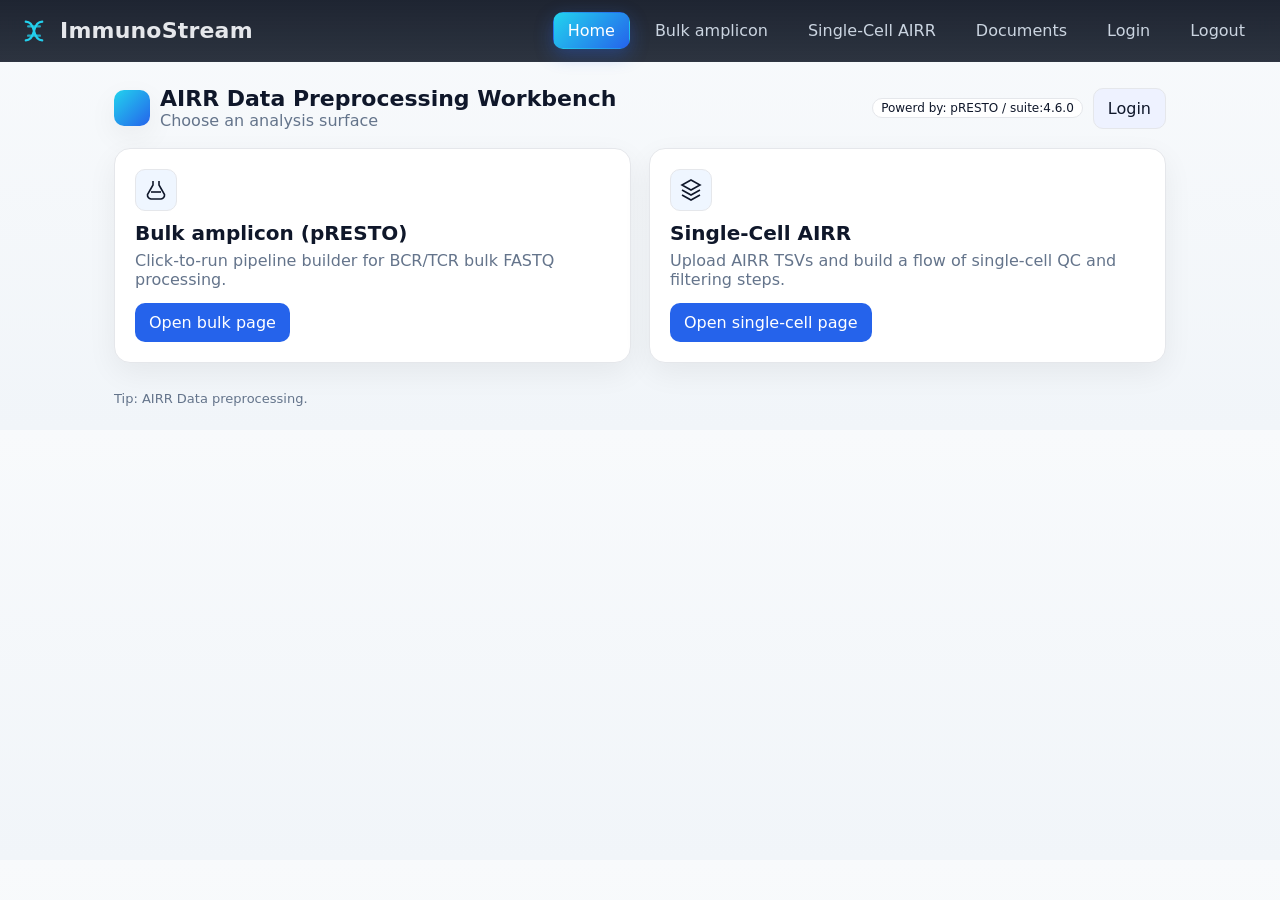
<file: ui/index.html>
<!doctype html>
<html lang="en">
<head>
  <meta charset="utf-8">
  <title>Immcantation Workbench</title>
  <meta name="viewport" content="width=device-width, initial-scale=1">
  <script src="assets/js/auth.js?v=20250320" defer></script>

  <style>
    :root{
      --bg:#f6f7fb; --panel:#ffffff; --text:#0f172a; --muted:#64748b; --border:#e5e7eb;
      --accent:#2563eb; --accent2:#60a5fa; --shadow:0 10px 30px rgba(2,6,23,.06);
      --ok:#16a34a; --warn:#d97706; --err:#dc2626;

      /* nav + gradient */
      --nav-bg:#0b1220;
      --nav-border:rgba(255,255,255,.08);
      --nav-text:#cbd5e1;
      --nav-text-active:#ffffff;
      --grad-from:#22d3ee;   /* cyan-400 */
      --grad-to:#2563eb;     /* blue-600 */
    }

    *{box-sizing:border-box}
    body{
      margin:0;
      font-family:Inter,system-ui,Segoe UI,Roboto,Helvetica,Arial,sans-serif;
      background:linear-gradient(180deg,#f8fafc 0%, #f1f5f9 100%);
      color:var(--text)
    }
    a{color:var(--accent);text-decoration:none}
    a:hover{text-decoration:underline}

    /* ===== Top header (nav) ===== */
    .site-header{
      position:sticky; top:0; z-index:1000;
      background:linear-gradient(180deg, rgba(11,18,32,.92), rgba(11,18,32,.86));
      backdrop-filter:saturate(160%) blur(8px);
      border-bottom:1px solid var(--nav-border);
    }
    .site-header .bar{
      max-width:1280px; margin:0 auto; padding:12px 20px;
      display:flex; align-items:center; gap:18px;
    }
    .brand{display:flex; align-items:center; gap:12px; color:#e5e7eb; text-decoration:none}
    .brand .dna{width:28px; height:28px; display:block}
    .brand .title{font-weight:700; letter-spacing:.2px; font-size:22px}
    .nav{margin-left:auto; display:flex; gap:10px; align-items:center}
    .nav-link{
      --pad-x:14px;
      color:var(--nav-text); text-decoration:none;
      padding:8px var(--pad-x);
      border-radius:10px; border:1px solid transparent;
      transition:background .15s, color .15s, border-color .15s, transform .02s;
    }
    .nav-user{
      color:var(--nav-text);
      font-size:13px;
      padding:6px 10px;
      border-radius:999px;
      border:1px solid rgba(255,255,255,.12);
      background:rgba(255,255,255,.04);
      white-space:nowrap;
    }
    .nav-link:hover{color:#fff; background:rgba(255,255,255,.06); border-color:var(--nav-border)}
    .nav-link:active{transform:translateY(1px)}
    .nav-link.active{
      color:var(--nav-text-active);
      background:linear-gradient(135deg,var(--grad-from),var(--grad-to));
      border-color:transparent;
      box-shadow:0 6px 18px rgba(37,99,235,.35);
    }
    @media (max-width:720px){
      .brand .title{font-size:18px}
      .nav{gap:6px}
      .nav-link{--pad-x:10px; padding:7px var(--pad-x); font-size:14px}
    }
    /* gradient text utility (use anywhere you want the same “keys” gradient) */
    .grad-text{
      background:linear-gradient(135deg,var(--grad-from),var(--grad-to));
      -webkit-background-clip:text; background-clip:text; color:transparent;
    }

    /* ===== Page content (unchanged) ===== */
    .wrap{max-width:1100px;margin:0 auto;padding:24px}
    header.page-head{display:flex;align-items:center;justify-content:space-between;margin-bottom:16px}
    .brand-box{display:flex;align-items:center;gap:10px}
    .logo{
      width:36px;height:36px;border-radius:10px;
      background:linear-gradient(135deg,var(--grad-from),var(--grad-to));
      box-shadow:var(--shadow)
    }
    h1{font-size:22px;margin:0}
    .muted{color:var(--muted)}
    .grid{display:grid;grid-template-columns:repeat(2,minmax(260px,1fr));gap:18px;margin-top:18px}
    .card{background:var(--panel);border:1px solid var(--border);border-radius:16px;padding:20px;box-shadow:var(--shadow)}
    .card h2{margin:0 0 6px 0;font-size:20px}
    .card p{margin:6px 0 14px 0;color:var(--muted)}
    .chip{display:inline-block;padding:2px 8px;border:1px solid var(--border);border-radius:999px;font-size:12px;background:#fff}
    .row{display:flex;align-items:center;gap:10px;flex-wrap:wrap}
    .btn{display:inline-block;background:var(--accent);color:#fff;border:none;border-radius:10px;padding:10px 14px;cursor:pointer;text-decoration:none}
    .btn.secondary{background:#eef2ff;color:#0f172a;border:1px solid var(--border)}
    footer{margin-top:28px;color:var(--muted);font-size:13px}
    .icon{width:42px;height:42px;border-radius:10px;display:flex;align-items:center;justify-content:center;background:#eff6ff;border:1px solid var(--border);margin-bottom:10px}
    .icon svg{width:24px;height:24px}
  </style>
</head>
<body>

  <!-- ===== New top navigation header ===== -->
  <header class="site-header" role="banner">
    <div class="bar">
      <a class="brand" href="/ui/">
        <svg class="dna" viewBox="0 0 24 24" fill="none" aria-hidden="true">
          <defs>
            <linearGradient id="g-dna" x1="0" y1="0" x2="24" y2="24">
              <stop stop-color="var(--grad-from)"/><stop offset="1" stop-color="var(--grad-to)"/>
            </linearGradient>
          </defs>
          <path d="M5 4c4 0 6 4 7 8s3 8 7 8M5 20c4 0 6-4 7-8S15 4 19 4"
                stroke="url(#g-dna)" stroke-width="2" stroke-linecap="round"/>
          <path d="M7 8h10M7 16h10"
                stroke="url(#g-dna)" stroke-width="2" stroke-linecap="round" opacity=".75"/>
        </svg>
        <span class="title">ImmunoStream</span>
      </a>

      <nav class="nav" aria-label="Primary">
        <a class="nav-link" href="/ui/">Home</a>
        <a class="nav-link" href="/ui/blk.html">Bulk amplicon</a>
        <a class="nav-link" href="/ui/sc.html">Single-Cell AIRR</a>
        <a class="nav-link" href="/ui/docs.html">Documents</a>
        <span class="nav-user" data-auth="user" style="display:none"></span>
        <a class="nav-link" data-auth="login" href="/ui/login.html">Login</a>
        <a class="nav-link" data-auth="logout" href="/ui/login.html">Logout</a>
      </nav>
    </div>
  </header>

  <div class="wrap">
    <!-- keep original page header/content -->
    <header class="page-head">
      <div class="brand-box">
        <div class="logo"></div>
        <div>
          <h1>AIRR Data Preprocessing Workbench</h1>
          <div class="muted">Choose an analysis surface</div>
        </div>
      </div>
      <div class="row">
        <span class="chip">Powerd by: pRESTO / suite:4.6.0</span>
        <a class="btn secondary" data-auth="login" href="/ui/login.html">Login</a>
      </div>
    </header>

    <div class="grid">
      <div class="card">
        <div class="icon" aria-hidden="true">
          <!-- flask icon -->
          <svg viewBox="0 0 24 24" fill="none" stroke="currentColor">
            <path d="M9 3v4l-5.5 9.5A4 4 0 0 0 7 21h10a4 4 0 0 0 3.5-4.5L15 7V3" stroke-width="1.6"/>
            <path d="M7 14h10" stroke-width="1.6"/>
          </svg>
        </div>
        <h2>Bulk amplicon (pRESTO)</h2>
        <p>Click-to-run pipeline builder for BCR/TCR bulk FASTQ processing.</p>
        <div class="row">
          <a class="btn" href="blk.html">Open bulk page</a>
          <!-- removed “API docs” per request -->
        </div>
      </div>

      <div class="card">
        <div class="icon" aria-hidden="true">
          <!-- layers icon -->
          <svg viewBox="0 0 24 24" fill="none" stroke="currentColor">
            <path d="M12 2l9 5-9 5-9-5 9-5z" stroke-width="1.6"/>
            <path d="M3 12l9 5 9-5" stroke-width="1.6"/>
            <path d="M3 17l9 5 9-5" stroke-width="1.6"/>
          </svg>
        </div>
        <h2>Single-Cell AIRR</h2>
        <p>Upload AIRR TSVs and build a flow of single-cell QC and filtering steps.</p>
        <div class="row">
          <a class="btn" href="sc.html">Open single-cell page</a>
          <!-- removed “AIRR spec” per request -->
        </div>
      </div>
    </div>

    <footer>
      <div>Tip: AIRR Data preprocessing.</div>
    </footer>
  </div>

  <script>
    // Highlight active tab automatically
    (function(){
      const here = location.pathname.replace(/\/+$/,'');
      document.querySelectorAll('.nav .nav-link').forEach(a=>{
        const p = (a.getAttribute('href') || '').replace(/\/+$/,'');
        if (p && (p === here || (p !== '/ui' && here.startsWith(p)))) a.classList.add('active');
        if (!document.querySelector('.nav .nav-link.active') && (here === '' || here === '/ui' || here === '/ui/index.html')) {
          const home = document.querySelector('.nav .nav-link[href="/ui/"]');
          if (home) home.classList.add('active');
        }
      });
      if (window.Auth && typeof window.Auth.wireNavAuth === 'function') {
        window.Auth.wireNavAuth();
      }
    })();
  </script>
</body>
</html>
</file>
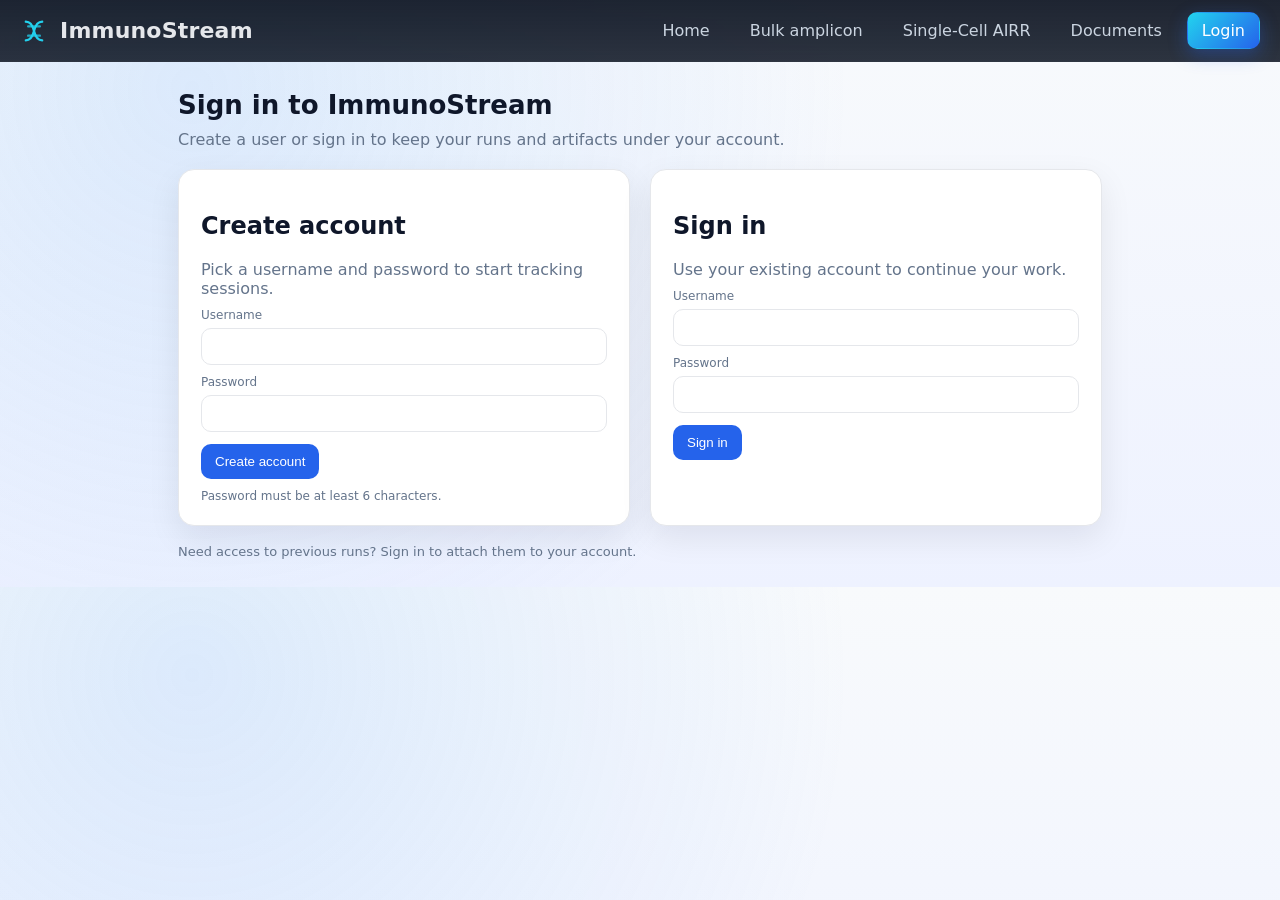
<file: ui/blk.html>
<!doctype html>
<html lang="en">
<head>
  <meta charset="utf-8">
  <title>ImmunoStream – Bulk amplicon</title>
  <meta name="viewport" content="width=device-width, initial-scale=1">

  <!-- Shared header -->
  <link rel="stylesheet" href="assets/css/nav.css?v=20250320">
  <script src="assets/js/auth.js?v=20250320" defer></script>
  <script src="assets/js/nav.js?v=20250320" defer></script>

  <!-- Bulk-specific grouping/search styles -->
  <link rel="stylesheet" href="assets/css/bulk.css?v=20260208">

  <style>
    :root {
      --bg:#f6f7fb; --panel:#ffffff; --card:#ffffff; --text:#111827; --muted:#6b7280;
      --accent:#2563eb; --accent2:#60a5fa; --ok:#16a34a; --warn:#d97706; --err:#dc2626;
      --chip-bg:#eef2ff; --chip-text:#1f2937; --border:#e5e7eb; --shadow:0 6px 20px rgba(17,24,39,.06);
    }
    *{box-sizing:border-box}
    body{
      margin:0;
      font-family:Inter,system-ui,Segoe UI,Roboto,Helvetica,Arial,sans-serif;
      background: var(--bg);
      color: var(--text);
      -webkit-font-smoothing:antialiased; -moz-osx-font-smoothing:grayscale;
    }
    a{color:var(--accent);text-decoration:none}
    a:hover{text-decoration:underline}
    code{background:#f3f4f6;border:1px solid var(--border);padding:2px 6px;border-radius:6px}
    .title-row{display:flex;align-items:center;justify-content:space-between;gap:10px}
    .title-row h1{margin-bottom:0}
    .wrap{display:flex;gap:16px;padding:16px;align-items:flex-start;max-width:1500px;margin:0 auto}
    .left{flex:0 0 34%;max-width:34%;min-width:0}
    .center{flex:0 0 42%;max-width:42%;min-width:0;position:sticky;top:12px;align-self:flex-start;display:flex;flex-direction:column;gap:16px}
    .right{flex:0 0 24%;max-width:24%;min-width:0;position:sticky;top:12px;align-self:flex-start}
    .panel{background:var(--panel);border:1px solid var(--border);border-radius:14px;padding:16px;box-shadow:var(--shadow)}
    h1{margin:0 0 12px 0;font-size:22px;letter-spacing:.2px}
    h2{margin:14px 0 10px 0;font-size:18px}
    h3{margin:6px 0 8px 0;font-size:16px}
    .row{display:flex;gap:8px;align-items:center;flex-wrap:wrap}
    .run-split{position:relative;display:inline-flex;align-items:stretch}
    .run-split .run-main{border-radius:10px 0 0 10px}
    .run-split .run-options{
      border-radius:0 10px 10px 0;
      min-width:40px;
      padding:10px 10px;
      border-left:1px solid rgba(255,255,255,.3);
    }
    .run-menu{
      position:absolute;
      top:calc(100% + 6px);
      left:0;
      min-width:230px;
      background:#fff;
      border:1px solid var(--border);
      border-radius:10px;
      box-shadow:var(--shadow);
      overflow:hidden;
      display:none;
      z-index:30;
    }
    .run-menu.open{display:block}
    .run-menu .run-item{
      width:100%;
      border:none;
      border-bottom:1px solid var(--border);
      border-radius:0;
      background:#fff;
      color:var(--text);
      text-align:left;
      padding:10px 12px;
      cursor:pointer;
    }
    .run-menu .run-item:last-child{border-bottom:none}
    .run-menu .run-item:hover{background:#eef2ff}
    .run-menu .run-item.active{background:#2563eb;color:#fff}
    .grid{display:grid;grid-template-columns:repeat(2,minmax(260px,1fr));gap:16px}
    .upload-grid{grid-template-columns:minmax(0,1fr)}
    .card{background:var(--card);padding:14px;border-radius:12px;border:1px solid var(--border);box-shadow:var(--shadow)}
    .chip{display:inline-block;background:var(--chip-bg);color:var(--chip-text);padding:3px 8px;border-radius:999px;font-size:12px;margin-right:4px;border:1px solid var(--border)}
    label{display:block;font-size:12px;color:var(--muted);margin:8px 0 4px}
    input,select,button{font:inherit}
    input,select{
      width:100%;padding:10px 12px;border-radius:10px;border:1px solid var(--border);background:#ffffff;color:var(--text);
      transition:border .15s, box-shadow .15s;
    }
    input:focus,select:focus{outline:none;border-color:#93c5fd;box-shadow:0 0 0 3px rgba(147,197,253,.45)}
    button{
      background:var(--accent);border:none;color:white;border-radius:10px;padding:10px 14px;cursor:pointer;
      transition:filter .15s, transform .02s;
    }
    button:hover{filter:brightness(1.05)}
    button:active{transform:translateY(1px)}
    button.secondary{background:#eef2ff;color:#1f2937;border:1px solid var(--border)}
    .muted{color:var(--muted)}
    .mt8{margin-top:8px}
    .mb8{margin-bottom:8px}
    .upload-status{
      color:#2563eb;
      font-size:14px;
    }
    .upload-status.ok{color:var(--ok)}
    .upload-status.warn{color:var(--warn)}
    .upload-status.err{color:var(--err)}
    .ok{color:var(--ok)} .warn{color:var(--warn)} .err{color:var(--err)}
    .flow{display:flex;flex-wrap:wrap;gap:8px;align-items:center}
    .node{
      background:#ffffff;
      border:1px solid var(--border);
      border-radius:10px;
      padding:6px 10px;
      box-shadow:var(--shadow);
      display:flex;
      align-items:center;
      gap:8px;
    }
    .node-label{flex:1;font-size:13px;color:var(--text);}
    .node-remove{
      border:1px solid var(--border);
      background:#fff;
      color:var(--muted);
      border-radius:50%;
      width:24px;
      height:24px;
      display:flex;
      align-items:center;
      justify-content:center;
      font-size:12px;
      cursor:pointer;
      transition:background .15s,color .15s;
    }
    .node-remove:hover{
      background:#fee2e2;
      color:var(--err);
    }
    .arrow{color:var(--muted);opacity:.9}
    .progress{height:10px;background:#eef2ff;border-radius:99px;overflow:hidden;margin-top:8px;border:1px solid var(--border)}
    .progress-bar{height:100%;width:0;background:linear-gradient(90deg,var(--accent),var(--accent2));transition:width .25s}
    .group-end-actions{display:flex;justify-content:flex-end}
    .group-close-btn{
      width:24px;height:24px;padding:0;border-radius:999px;
      border:1px solid var(--border);background:#fff;color:var(--muted);
      display:inline-flex;align-items:center;justify-content:center;
    }
    .group-close-btn:hover{background:#eef2ff;color:var(--accent)}
    .group-close-icon{
      width:0;height:0;border-left:4px solid transparent;border-right:4px solid transparent;
      border-bottom:6px solid currentColor;
    }
    .history-list-window{
      max-height:min(72vh, 560px);
    }
    .run-history-item{
      display:flex;
      align-items:flex-start;
      gap:8px;
    }
    .run-history-open{
      flex:1;
      min-width:0;
      border:none;
      background:transparent;
      color:inherit;
      text-align:left;
      padding:0;
      cursor:pointer;
    }
    .run-history-open strong{
      display:block;
      overflow-wrap:anywhere;
    }
    .run-history-open small{
      display:block;
    }
    .run-history-delete{
      width:24px;
      height:24px;
      border-radius:999px;
      border:1px solid var(--border);
      background:#fff;
      color:var(--muted);
      padding:0;
      display:inline-flex;
      align-items:center;
      justify-content:center;
      line-height:1;
      cursor:pointer;
    }
    .run-history-delete:hover{
      background:#fee2e2;
      color:var(--err);
    }
    .run-history-actions{
      display:flex;
      flex-direction:column;
      gap:6px;
      align-items:center;
    }
    .run-history-rename{
      border:1px solid var(--border);
      background:#fff;
      color:var(--muted);
      border-radius:999px;
      min-width:24px;
      height:24px;
      font-size:10px;
      padding:0 6px;
      cursor:pointer;
      text-transform:lowercase;
    }
    .run-history-rename:hover{
      background:#eef2ff;
      color:var(--accent);
    }
    pre{white-space:pre-wrap;background:#f9fafb;border:1px solid var(--border);border-radius:10px;padding:10px;max-height:260px;overflow:auto}
    @media (max-width:1100px){
      .wrap{flex-direction:column}
      .left,.center,.right{flex:1 1 auto;max-width:100%}
      .center,.right{position:relative;top:0}
    }
  </style>
</head>
<body>
  <script>
    // tell nav to highlight this page
    document.documentElement.setAttribute('data-active', 'bulk');
  </script>

  <div class="wrap">
    <main class="left">
      <div class="panel">
        <div class="title-row">
          <h1>ImmunoStream – Bulk amplicon</h1>
          <button id="session-new" class="secondary" type="button">New</button>
        </div>
        <span id="sid" hidden>—</span>

        <h2>Upload</h2>
        <div class="grid upload-grid">
          <div class="card">
            <h3>Upload reads</h3>
            <label>R1 FASTQ(.gz)</label><input type="file" id="r1f" />
            <label>R2 FASTQ(.gz) (optional)</label><input type="file" id="r2f" />
            <div class="mt8 row">
              <button id="upload">Upload</button>
              <span id="upload-out" class="upload-status"></span>
            </div>
          </div>
        </div>
        <div class="card mt8">
          <h3>Upload aux (primers/reference)</h3>
          <label>Choose file</label><input type="file" id="auxf" />
          <label>Store as (optional)</label><input id="auxname" placeholder="e.g. V.fasta or C.fasta" />
          <div class="mt8 row">
            <button id="upload-aux">Upload aux</button>
            <span id="aux-out" class="muted"></span>
          </div>
          <div class="muted mt8">Primer FASTA uploads are auto-recognized and wired into MaskPrimers (V/C).</div>
        </div>

        <!-- ===== Units toolbar & grouped container ===== -->
        <h2>Units</h2>
        <div class="units-toolbar">
          <input id="unit-search" placeholder="Search tools, e.g. filter, primers…" aria-label="Search units">
          <div class="toolbar-right">
            <button id="expand-all" class="secondary">Expand</button>
            <button id="collapse-all" class="secondary">Collaps</button>
          </div>
        </div>
        <div id="unit-groups" class="unit-groups"></div>

        <h2>State</h2>
        <div id="state" class="mb8"></div>

        <h2>Last step log</h2>
        <pre id="log" class="mb8"></pre>

        <h2>Artifacts</h2>
        <div id="arts"></div>
      </div>
    </main>

    <aside class="center">
      <div class="panel">
        <h2>Flow</h2>
        <div class="row mt8">
          <button id="pipe-validate" class="secondary">Validate</button>
          <div class="run-split" id="pipe-run-split">
            <button id="pipe-run" class="run-main">Run pipeline</button>
            <button id="pipe-run-options" class="run-options" type="button" aria-haspopup="menu" aria-expanded="false" title="Run mode options">▼</button>
            <div id="pipe-run-menu" class="run-menu" role="menu">
              <button class="run-item active" type="button" data-run-mode="continue" role="menuitem">Continue from changes</button>
              <button class="run-item" type="button" data-run-mode="restart" role="menuitem">Run from beginning</button>
            </div>
          </div>
          <button id="pipe-stop" class="secondary" disabled>Stop</button>
          <button id="pipe-clear" class="secondary">Clear</button>
          <span id="pipe-msg" class="muted"></span>
        </div>
        <div class="mt8">
          <label class="muted">Schema (click order)</label>
          <div id="flow" class="flow"></div>
        </div>

        <div class="mt8">
          <label class="muted">Validation</label>
        <div id="validation" class="muted">—</div>

        </div>
        <div class="mt8">
          <label class="muted">Run status</label>
        <div id="run-status" class="muted">—</div>
          <div class="progress"><div id="run-bar" class="progress-bar"></div></div>
        </div>
        <div class="mt8">
          <details class="stats-toggle">
            <summary><span class="stats-summary-title">Read statistics</span></summary>
            <div class="stats-toolbar">
              <label for="stats-channel" class="muted">Channel</label>
              <select id="stats-channel">
                <option value="R1">R1</option>
              </select>
            </div>
            <div class="muted funnel-note">Percent of reads passing each filtering step.</div>
            <div id="filter-funnel" class="filter-funnel">
              <div class="muted">No filtering steps run yet.</div>
            </div>
          </details>
          <div class="mt8">
            <details class="qc-toggle">
              <summary><span class="qc-summary-title">QC plots</span></summary>
              <div id="qc-plots" class="qc-plots"></div>
            </details>
          </div>
        </div>
      </div>
    </aside>

    <aside class="right">
      <div class="panel history-panel">
        <div class="history-head row">
          <h2>History</h2>
          <button id="history-refresh" class="secondary">Refresh</button>
        </div>
        <div class="history-list-window">
          <div id="history-list" class="run-history"></div>
        </div>
      </div>
    </aside>
  </div>

  <script defer src="assets/js/script.js?v=20260219.1"></script>
</body>
</html>
</file>
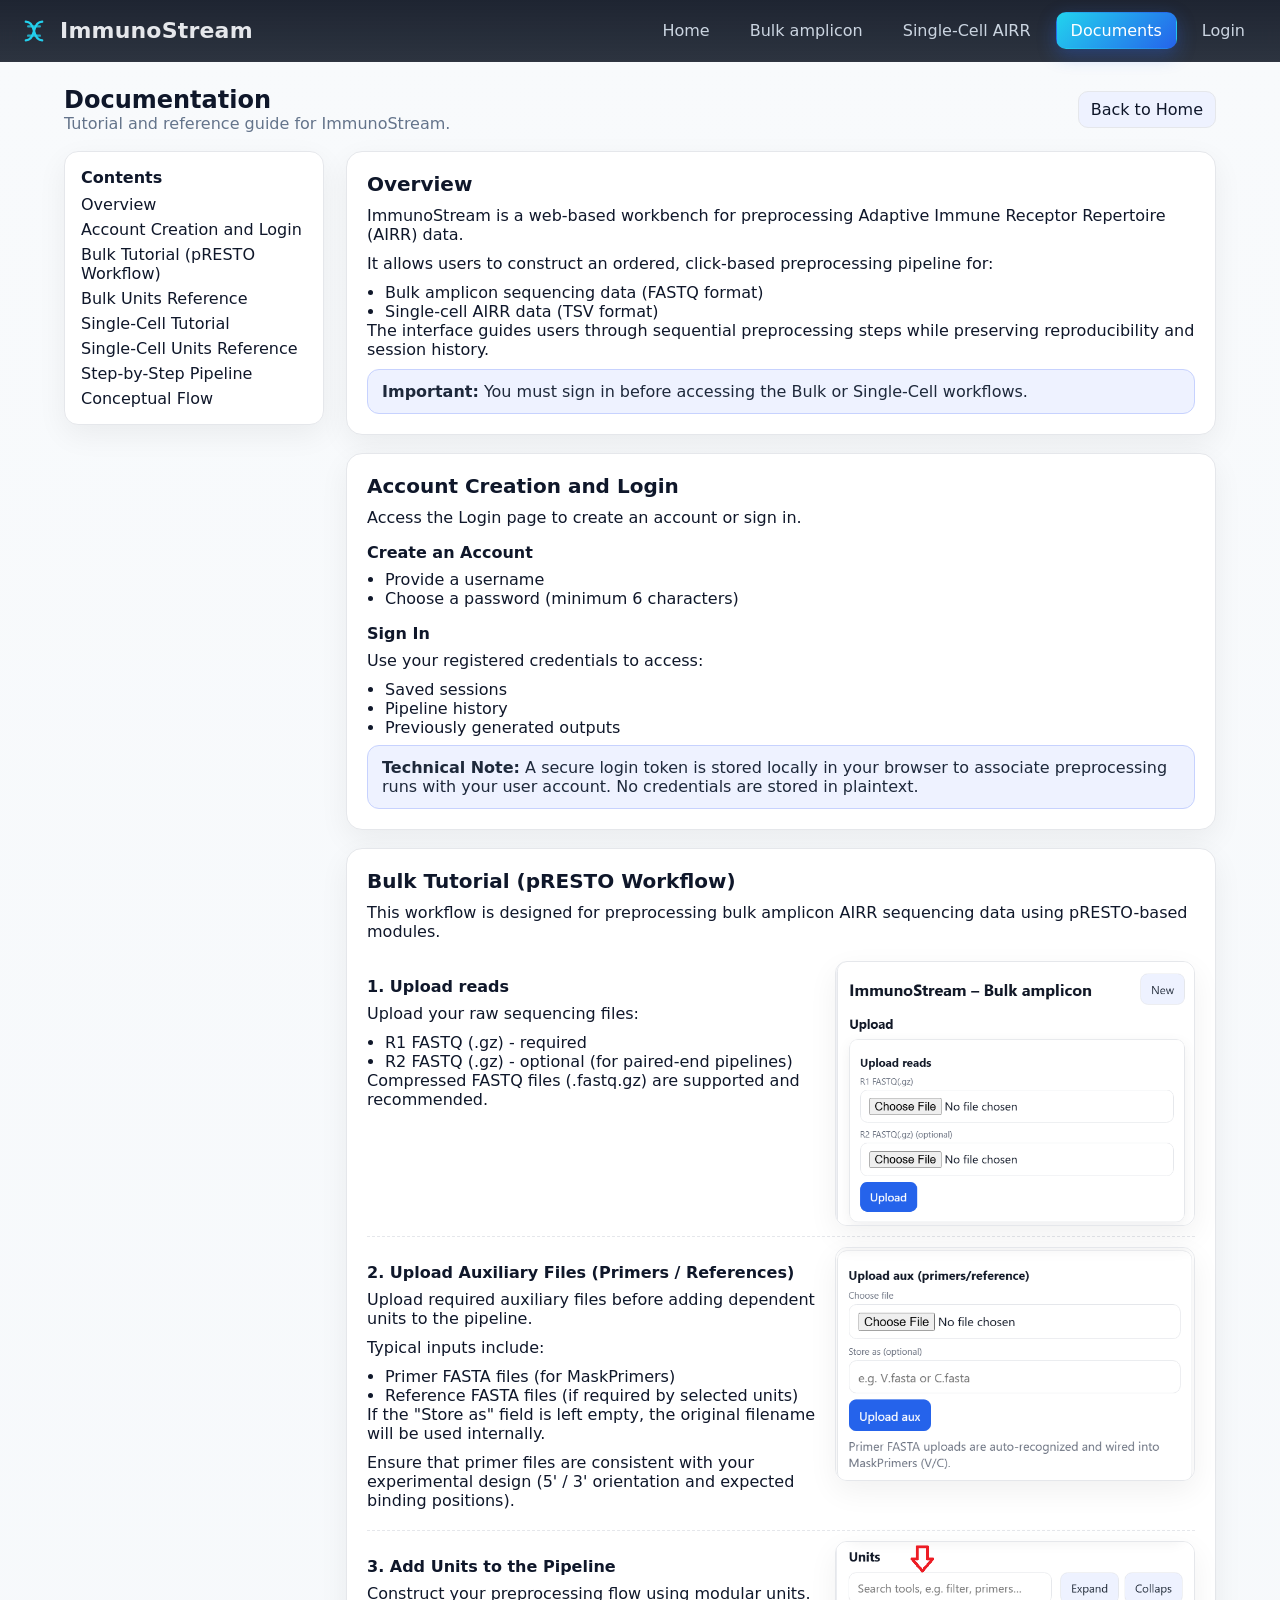
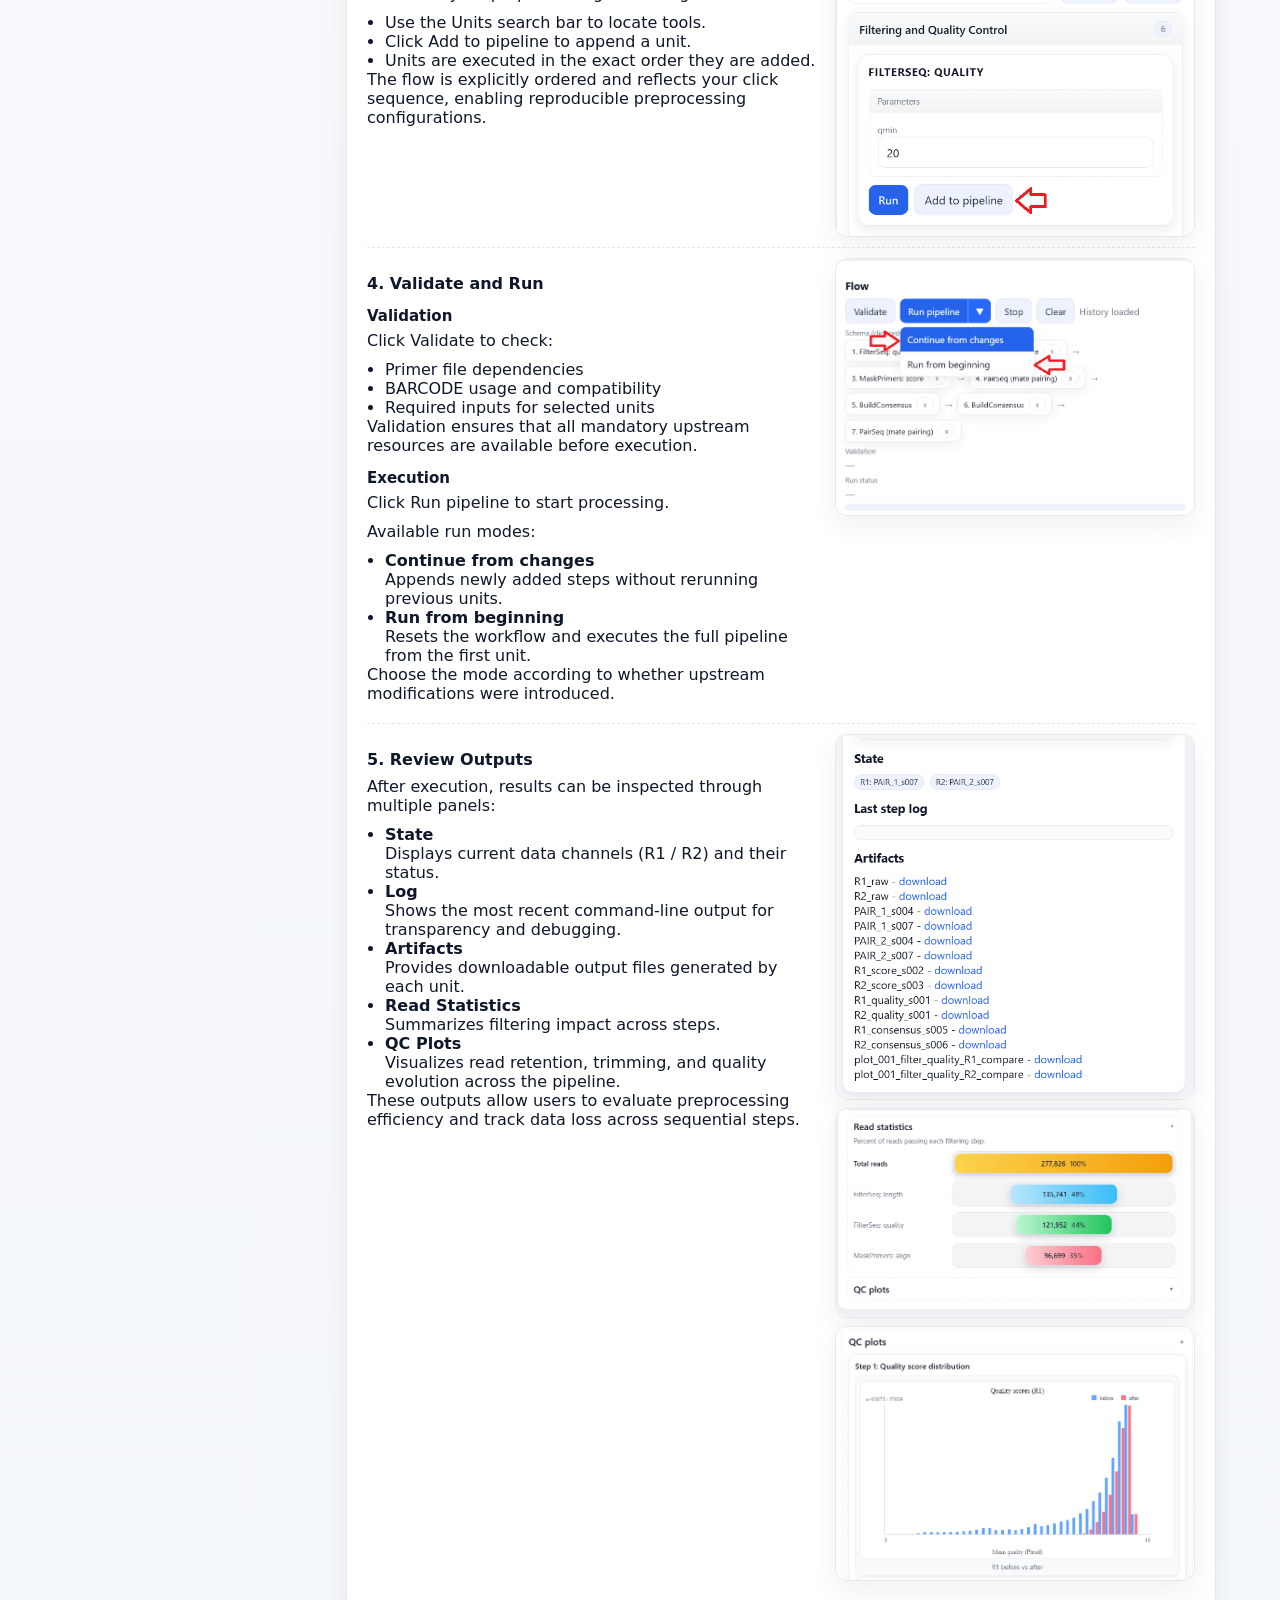
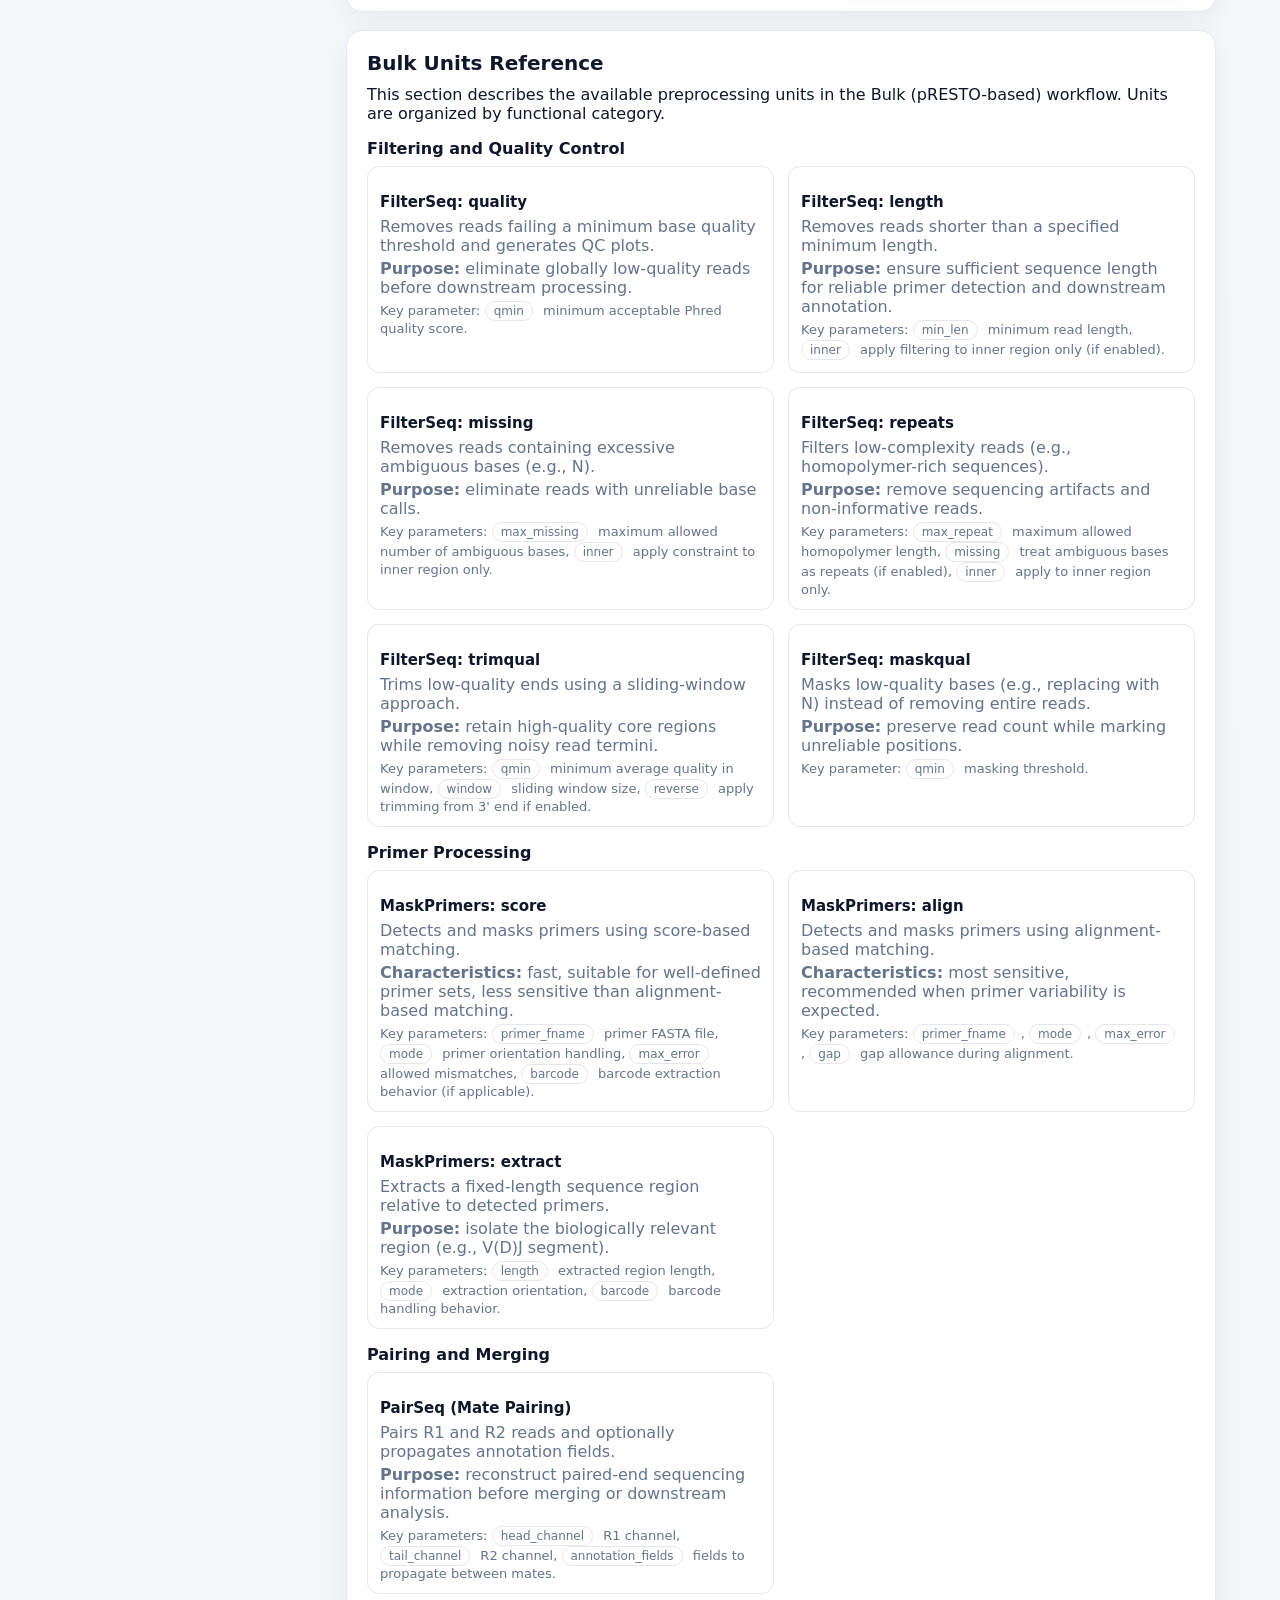
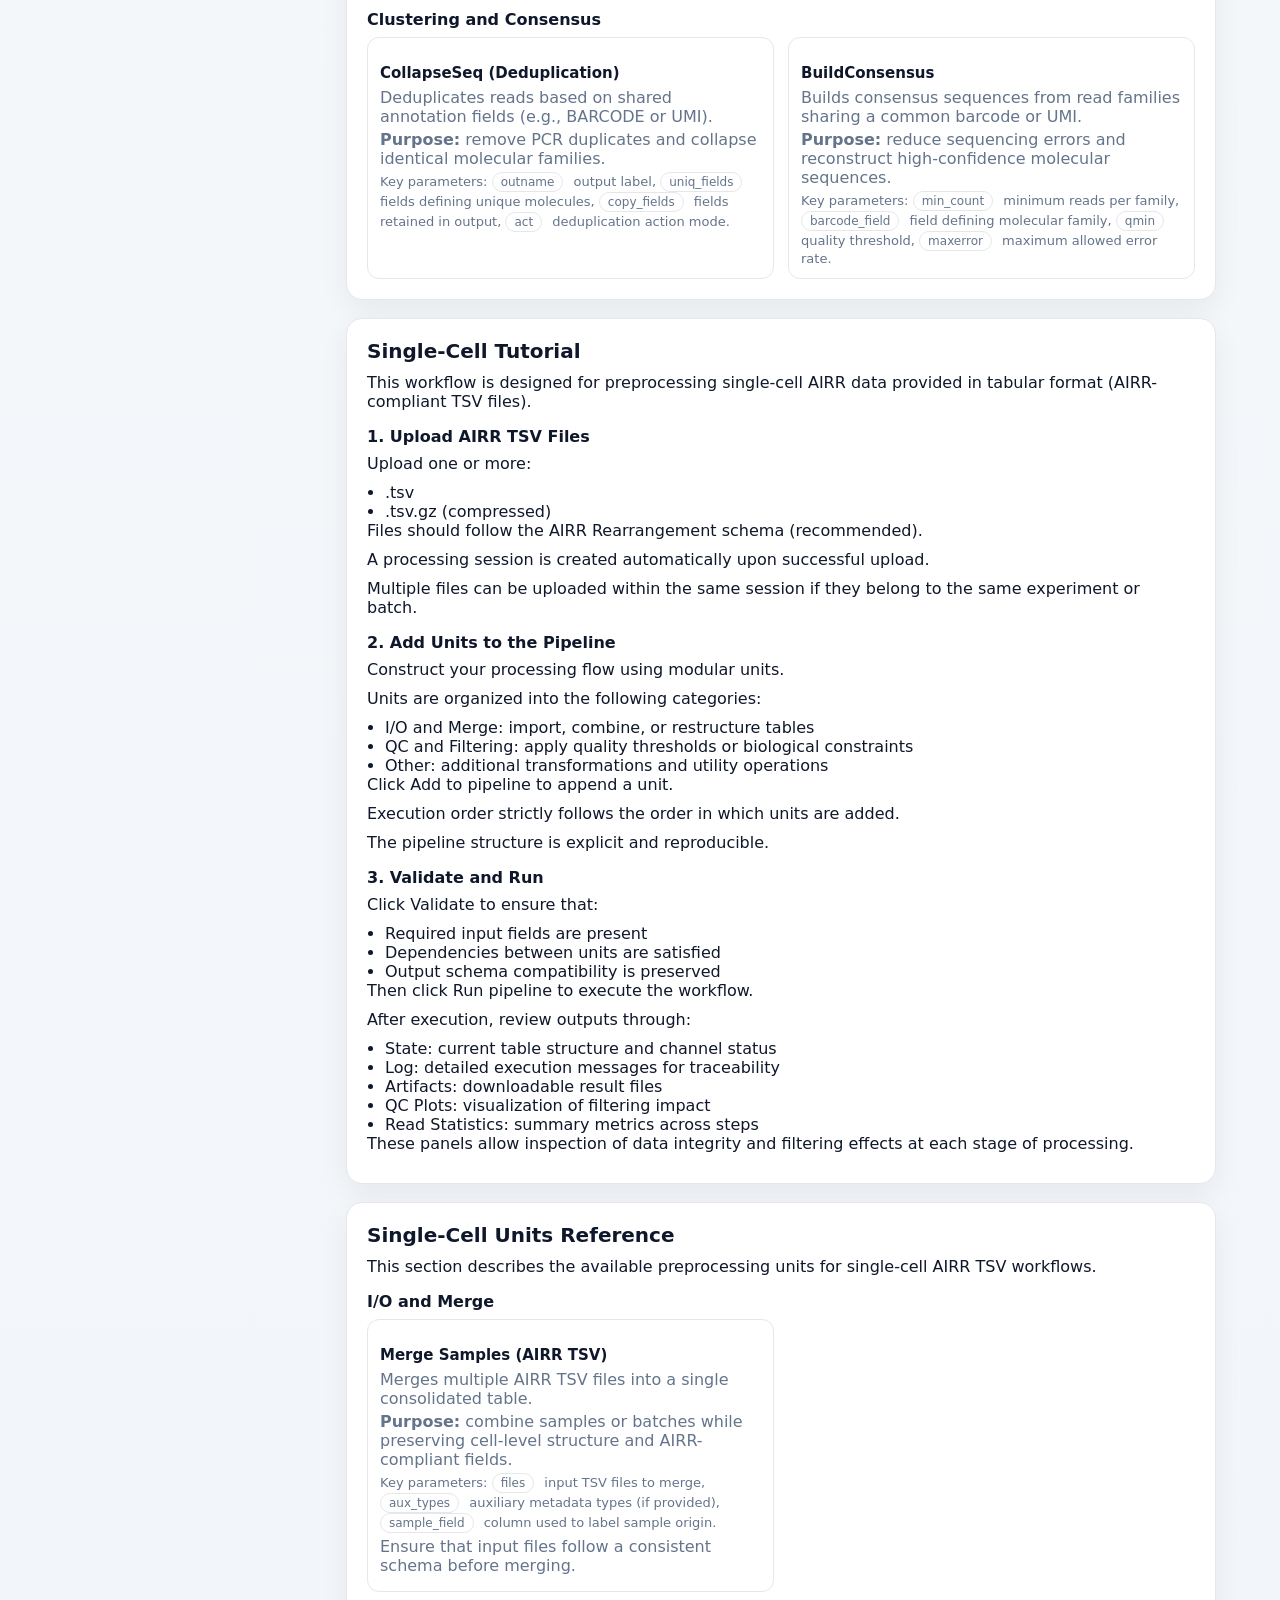
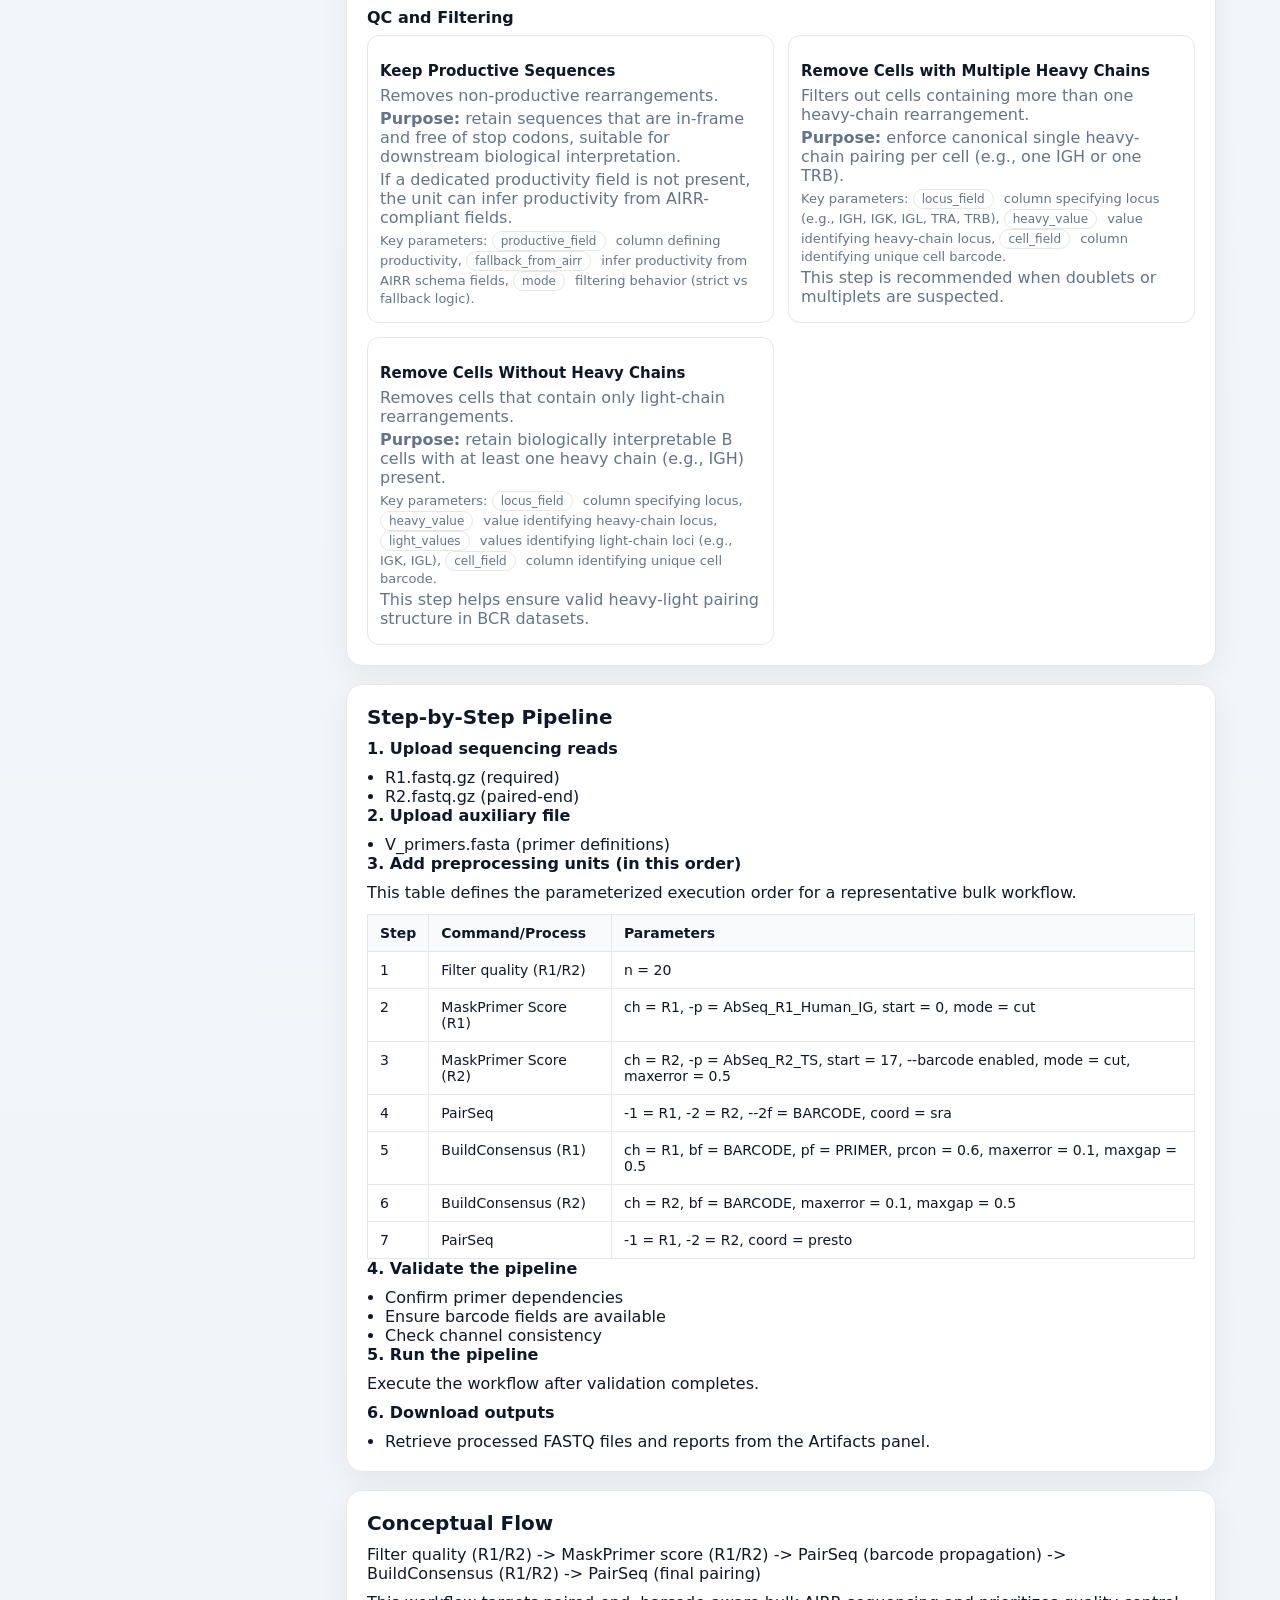
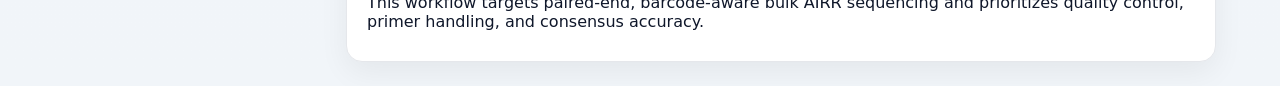
<file: ui/docs.html>
<!doctype html>
<html lang="en">
<head>
  <meta charset="utf-8">
  <meta name="viewport" content="width=device-width, initial-scale=1">
  <meta name="page" content="docs">
  <title>Documentation - ImmunoStream</title>

  <!-- Shared nav/header -->
  <link rel="stylesheet" href="assets/css/nav.css?v=20250320">
  <script src="assets/js/auth.js?v=20250320" defer></script>
  <script src="assets/js/nav.js?v=20250320" defer></script>

  <style>
    :root{
      --bg:#f6f7fb; --panel:#ffffff; --text:#0f172a; --muted:#64748b; --border:#e5e7eb;
      --accent:#2563eb; --accent2:#60a5fa; --shadow:0 10px 30px rgba(2,6,23,.06);
    }
    *{box-sizing:border-box}
    body{
      margin:0;
      font-family:Inter,system-ui,Segoe UI,Roboto,Helvetica,Arial,sans-serif;
      background:linear-gradient(180deg,#f8fafc 0%, #f1f5f9 100%);
      color:var(--text)
    }
    a{color:var(--accent);text-decoration:none}
    a:hover{text-decoration:underline}
    .wrap{max-width:1200px;margin:0 auto;padding:24px}
    .page-head{display:flex;align-items:center;justify-content:space-between;margin-bottom:18px}
    h1{font-size:24px;margin:0}
    .muted{color:var(--muted)}
    .layout{display:grid;grid-template-columns:minmax(220px, 260px) minmax(0,1fr);gap:22px;align-items:start}
    .toc{
      position:sticky;
      top:16px;
      background:var(--panel);
      border:1px solid var(--border);
      border-radius:14px;
      padding:16px;
      box-shadow:var(--shadow)
    }
    .toc h2{margin:0 0 8px 0;font-size:16px}
    .toc ul{list-style:none;margin:0;padding:0;display:flex;flex-direction:column;gap:6px}
    .toc a{color:var(--text)}
    .content{display:flex;flex-direction:column;gap:18px}
    .section{
      background:var(--panel);
      border:1px solid var(--border);
      border-radius:16px;
      padding:20px;
      box-shadow:var(--shadow)
    }
    .section h2{margin:0 0 10px 0;font-size:20px}
    .section h3{margin:16px 0 8px 0;font-size:16px}
    .section h4{margin:14px 0 6px 0;font-size:15px}
    .section p{margin:0 0 10px 0;color:var(--text)}
    .section ul{margin:6px 0 0 18px;padding:0}
    .callout{
      background:#eef2ff;
      border:1px solid #c7d2fe;
      color:#1e293b;
      border-radius:12px;
      padding:12px 14px;
      margin-top:8px
    }
    .grid{display:grid;grid-template-columns:repeat(2,minmax(260px,1fr));gap:14px}
    .unit{
      border:1px solid var(--border);
      border-radius:12px;
      padding:12px;
      background:#fff
    }
    .step-row{
      display:grid;
      grid-template-columns:minmax(0,1fr) minmax(220px, 360px);
      gap:16px;
      align-items:start;
      padding:10px 0;
      border-top:1px dashed var(--border)
    }
    .step-row:first-of-type{border-top:none}
    .step-media img{
      width:100%;
      display:block;
      border-radius:12px;
      border:1px solid var(--border);
      box-shadow:var(--shadow)
    }
    .step-stack{display:grid;gap:8px}
    .step-table{
      width:100%;
      border-collapse:collapse;
      margin-top:12px;
      font-size:14px
    }
    .step-table th,
    .step-table td{
      text-align:left;
      vertical-align:top;
      padding:10px 12px;
      border:1px solid var(--border)
    }
    .step-table th{
      background:#f8fafc;
      font-weight:600
    }
    .unit p{margin:4px 0;color:var(--muted)}
    .params{font-size:13px;color:var(--muted)}
    .pill{
      display:inline-block;
      border:1px solid var(--border);
      border-radius:999px;
      padding:2px 8px;
      font-size:12px;
      background:#fff;
      margin-right:6px
    }
    .btn{
      display:inline-block;
      background:var(--accent);
      color:#fff;
      border:none;
      border-radius:10px;
      padding:8px 12px;
      cursor:pointer;
      text-decoration:none
    }
    .btn.secondary{background:#eef2ff;color:#0f172a;border:1px solid var(--border)}
    @media (max-width:960px){
      .layout{grid-template-columns:1fr}
      .toc{position:static}
    }
    @media (max-width:900px){
      .step-row{grid-template-columns:1fr}
    }
  </style>
</head>
<body>
  <div class="wrap">
    <header class="page-head">
      <div>
        <h1>Documentation</h1>
        <div class="muted">Tutorial and reference guide for ImmunoStream.</div>
      </div>
      <div>
        <a class="btn secondary" href="/ui/">Back to Home</a>
      </div>
    </header>

    <div class="layout">
      <nav class="toc" aria-label="Table of contents">
        <h2>Contents</h2>
        <ul>
          <li><a href="#overview">Overview</a></li>
          <li><a href="#account">Account Creation and Login</a></li>
          <li><a href="#bulk">Bulk Tutorial (pRESTO Workflow)</a></li>
          <li><a href="#bulk-units">Bulk Units Reference</a></li>
          <li><a href="#sc">Single-Cell Tutorial</a></li>
          <li><a href="#sc-units">Single-Cell Units Reference</a></li>
          <li><a href="#pipeline">Step-by-Step Pipeline</a></li>
          <li><a href="#flow">Conceptual Flow</a></li>
        </ul>
      </nav>

      <main class="content">
        <section id="overview" class="section">
          <h2>Overview</h2>
          <p>ImmunoStream is a web-based workbench for preprocessing Adaptive Immune Receptor Repertoire (AIRR) data.</p>
          <p>It allows users to construct an ordered, click-based preprocessing pipeline for:</p>
          <ul>
            <li>Bulk amplicon sequencing data (FASTQ format)</li>
            <li>Single-cell AIRR data (TSV format)</li>
          </ul>
          <p>The interface guides users through sequential preprocessing steps while preserving reproducibility and session history.</p>
          <div class="callout">
            <strong>Important:</strong> You must sign in before accessing the Bulk or Single-Cell workflows.
          </div>
        </section>

        <section id="account" class="section">
          <h2>Account Creation and Login</h2>
          <p>Access the Login page to create an account or sign in.</p>
          <h3>Create an Account</h3>
          <ul>
            <li>Provide a username</li>
            <li>Choose a password (minimum 6 characters)</li>
          </ul>
          <h3>Sign In</h3>
          <p>Use your registered credentials to access:</p>
          <ul>
            <li>Saved sessions</li>
            <li>Pipeline history</li>
            <li>Previously generated outputs</li>
          </ul>
          <div class="callout">
            <strong>Technical Note:</strong> A secure login token is stored locally in your browser to associate preprocessing runs with your user account. No credentials are stored in plaintext.
          </div>
        </section>

        <section id="bulk" class="section">
          <h2>Bulk Tutorial (pRESTO Workflow)</h2>
          <p>This workflow is designed for preprocessing bulk amplicon AIRR sequencing data using pRESTO-based modules.</p>
          <div class="step-row">
            <div class="step-text">
              <h3>1. Upload reads</h3>
              <p>Upload your raw sequencing files:</p>
              <ul>
                <li>R1 FASTQ (.gz) - required</li>
                <li>R2 FASTQ (.gz) - optional (for paired-end pipelines)</li>
              </ul>
              <p>Compressed FASTQ files (.fastq.gz) are supported and recommended.</p>
            </div>
            <div class="step-media">
              <img src="assets/img/docs/Upload_reads.png" alt="Bulk upload reads panel">
            </div>
          </div>
          <div class="step-row">
            <div class="step-text">
              <h3>2. Upload Auxiliary Files (Primers / References)</h3>
              <p>Upload required auxiliary files before adding dependent units to the pipeline.</p>
              <p>Typical inputs include:</p>
              <ul>
                <li>Primer FASTA files (for MaskPrimers)</li>
                <li>Reference FASTA files (if required by selected units)</li>
              </ul>
              <p>If the "Store as" field is left empty, the original filename will be used internally.</p>
              <p>Ensure that primer files are consistent with your experimental design (5' / 3' orientation and expected binding positions).</p>
            </div>
            <div class="step-media">
              <img src="assets/img/docs/Upload_aux_files.png" alt="Bulk upload aux files panel">
            </div>
          </div>
          <div class="step-row">
            <div class="step-text">
              <h3>3. Add Units to the Pipeline</h3>
              <p>Construct your preprocessing flow using modular units.</p>
              <ul>
                <li>Use the Units search bar to locate tools.</li>
                <li>Click Add to pipeline to append a unit.</li>
                <li>Units are executed in the exact order they are added.</li>
              </ul>
              <p>The flow is explicitly ordered and reflects your click sequence, enabling reproducible preprocessing configurations.</p>
            </div>
            <div class="step-media">
              <img src="assets/img/docs/Add_units_to_flow.png" alt="Bulk units and flow builder">
            </div>
          </div>
          <div class="step-row">
            <div class="step-text">
              <h3>4. Validate and Run</h3>
              <h4>Validation</h4>
              <p>Click Validate to check:</p>
              <ul>
                <li>Primer file dependencies</li>
                <li>BARCODE usage and compatibility</li>
                <li>Required inputs for selected units</li>
              </ul>
              <p>Validation ensures that all mandatory upstream resources are available before execution.</p>
              <h4>Execution</h4>
              <p>Click Run pipeline to start processing.</p>
              <p>Available run modes:</p>
              <ul>
                <li><strong>Continue from changes</strong><br>Appends newly added steps without rerunning previous units.</li>
                <li><strong>Run from beginning</strong><br>Resets the workflow and executes the full pipeline from the first unit.</li>
              </ul>
              <p>Choose the mode according to whether upstream modifications were introduced.</p>
            </div>
            <div class="step-media">
              <img src="assets/img/docs/Validate_run.png" alt="Bulk validate and run controls">
            </div>
          </div>
          <div class="step-row">
            <div class="step-text">
              <h3>5. Review Outputs</h3>
              <p>After execution, results can be inspected through multiple panels:</p>
              <ul>
                <li><strong>State</strong><br>Displays current data channels (R1 / R2) and their status.</li>
                <li><strong>Log</strong><br>Shows the most recent command-line output for transparency and debugging.</li>
                <li><strong>Artifacts</strong><br>Provides downloadable output files generated by each unit.</li>
                <li><strong>Read Statistics</strong><br>Summarizes filtering impact across steps.</li>
                <li><strong>QC Plots</strong><br>Visualizes read retention, trimming, and quality evolution across the pipeline.</li>
              </ul>
              <p>These outputs allow users to evaluate preprocessing efficiency and track data loss across sequential steps.</p>
            </div>
            <div class="step-media">
              <div class="step-stack">
                <img src="assets/img/docs/artifacts.png" alt="Artifacts list">
                <img src="assets/img/docs/statistics.png" alt="Read statistics view">
                <img src="assets/img/docs/plots.png" alt="QC plots view">
              </div>
            </div>
          </div>
        </section>

        <section id="bulk-units" class="section">
          <h2>Bulk Units Reference</h2>
          <p>This section describes the available preprocessing units in the Bulk (pRESTO-based) workflow. Units are organized by functional category.</p>

          <h3>Filtering and Quality Control</h3>
          <div class="grid">
            <div class="unit">
              <h4>FilterSeq: quality</h4>
              <p>Removes reads failing a minimum base quality threshold and generates QC plots.</p>
              <p><strong>Purpose:</strong> eliminate globally low-quality reads before downstream processing.</p>
              <div class="params">Key parameter: <span class="pill">qmin</span> minimum acceptable Phred quality score.</div>
            </div>
            <div class="unit">
              <h4>FilterSeq: length</h4>
              <p>Removes reads shorter than a specified minimum length.</p>
              <p><strong>Purpose:</strong> ensure sufficient sequence length for reliable primer detection and downstream annotation.</p>
              <div class="params">Key parameters: <span class="pill">min_len</span> minimum read length, <span class="pill">inner</span> apply filtering to inner region only (if enabled).</div>
            </div>
            <div class="unit">
              <h4>FilterSeq: missing</h4>
              <p>Removes reads containing excessive ambiguous bases (e.g., N).</p>
              <p><strong>Purpose:</strong> eliminate reads with unreliable base calls.</p>
              <div class="params">Key parameters: <span class="pill">max_missing</span> maximum allowed number of ambiguous bases, <span class="pill">inner</span> apply constraint to inner region only.</div>
            </div>
            <div class="unit">
              <h4>FilterSeq: repeats</h4>
              <p>Filters low-complexity reads (e.g., homopolymer-rich sequences).</p>
              <p><strong>Purpose:</strong> remove sequencing artifacts and non-informative reads.</p>
              <div class="params">Key parameters: <span class="pill">max_repeat</span> maximum allowed homopolymer length, <span class="pill">missing</span> treat ambiguous bases as repeats (if enabled), <span class="pill">inner</span> apply to inner region only.</div>
            </div>
            <div class="unit">
              <h4>FilterSeq: trimqual</h4>
              <p>Trims low-quality ends using a sliding-window approach.</p>
              <p><strong>Purpose:</strong> retain high-quality core regions while removing noisy read termini.</p>
              <div class="params">Key parameters: <span class="pill">qmin</span> minimum average quality in window, <span class="pill">window</span> sliding window size, <span class="pill">reverse</span> apply trimming from 3' end if enabled.</div>
            </div>
            <div class="unit">
              <h4>FilterSeq: maskqual</h4>
              <p>Masks low-quality bases (e.g., replacing with N) instead of removing entire reads.</p>
              <p><strong>Purpose:</strong> preserve read count while marking unreliable positions.</p>
              <div class="params">Key parameter: <span class="pill">qmin</span> masking threshold.</div>
            </div>
          </div>

          <h3>Primer Processing</h3>
          <div class="grid">
            <div class="unit">
              <h4>MaskPrimers: score</h4>
              <p>Detects and masks primers using score-based matching.</p>
              <p><strong>Characteristics:</strong> fast, suitable for well-defined primer sets, less sensitive than alignment-based matching.</p>
              <div class="params">Key parameters: <span class="pill">primer_fname</span> primer FASTA file, <span class="pill">mode</span> primer orientation handling, <span class="pill">max_error</span> allowed mismatches, <span class="pill">barcode</span> barcode extraction behavior (if applicable).</div>
            </div>
            <div class="unit">
              <h4>MaskPrimers: align</h4>
              <p>Detects and masks primers using alignment-based matching.</p>
              <p><strong>Characteristics:</strong> most sensitive, recommended when primer variability is expected.</p>
              <div class="params">Key parameters: <span class="pill">primer_fname</span>, <span class="pill">mode</span>, <span class="pill">max_error</span>, <span class="pill">gap</span> gap allowance during alignment.</div>
            </div>
            <div class="unit">
              <h4>MaskPrimers: extract</h4>
              <p>Extracts a fixed-length sequence region relative to detected primers.</p>
              <p><strong>Purpose:</strong> isolate the biologically relevant region (e.g., V(D)J segment).</p>
              <div class="params">Key parameters: <span class="pill">length</span> extracted region length, <span class="pill">mode</span> extraction orientation, <span class="pill">barcode</span> barcode handling behavior.</div>
            </div>
          </div>

          <h3>Pairing and Merging</h3>
          <div class="grid">
            <div class="unit">
              <h4>PairSeq (Mate Pairing)</h4>
              <p>Pairs R1 and R2 reads and optionally propagates annotation fields.</p>
              <p><strong>Purpose:</strong> reconstruct paired-end sequencing information before merging or downstream analysis.</p>
              <div class="params">Key parameters: <span class="pill">head_channel</span> R1 channel, <span class="pill">tail_channel</span> R2 channel, <span class="pill">annotation_fields</span> fields to propagate between mates.</div>
            </div>
          </div>

          <h3>Clustering and Consensus</h3>
          <div class="grid">
            <div class="unit">
              <h4>CollapseSeq (Deduplication)</h4>
              <p>Deduplicates reads based on shared annotation fields (e.g., BARCODE or UMI).</p>
              <p><strong>Purpose:</strong> remove PCR duplicates and collapse identical molecular families.</p>
              <div class="params">Key parameters: <span class="pill">outname</span> output label, <span class="pill">uniq_fields</span> fields defining unique molecules, <span class="pill">copy_fields</span> fields retained in output, <span class="pill">act</span> deduplication action mode.</div>
            </div>
            <div class="unit">
              <h4>BuildConsensus</h4>
              <p>Builds consensus sequences from read families sharing a common barcode or UMI.</p>
              <p><strong>Purpose:</strong> reduce sequencing errors and reconstruct high-confidence molecular sequences.</p>
              <div class="params">Key parameters: <span class="pill">min_count</span> minimum reads per family, <span class="pill">barcode_field</span> field defining molecular family, <span class="pill">qmin</span> quality threshold, <span class="pill">maxerror</span> maximum allowed error rate.</div>
            </div>
          </div>
        </section>

        <section id="sc" class="section">
          <h2>Single-Cell Tutorial</h2>
          <p>This workflow is designed for preprocessing single-cell AIRR data provided in tabular format (AIRR-compliant TSV files).</p>

          <h3>1. Upload AIRR TSV Files</h3>
          <p>Upload one or more:</p>
          <ul>
            <li>.tsv</li>
            <li>.tsv.gz (compressed)</li>
          </ul>
          <p>Files should follow the AIRR Rearrangement schema (recommended).</p>
          <p>A processing session is created automatically upon successful upload.</p>
          <p>Multiple files can be uploaded within the same session if they belong to the same experiment or batch.</p>

          <h3>2. Add Units to the Pipeline</h3>
          <p>Construct your processing flow using modular units.</p>
          <p>Units are organized into the following categories:</p>
          <ul>
            <li>I/O and Merge: import, combine, or restructure tables</li>
            <li>QC and Filtering: apply quality thresholds or biological constraints</li>
            <li>Other: additional transformations and utility operations</li>
          </ul>
          <p>Click Add to pipeline to append a unit.</p>
          <p>Execution order strictly follows the order in which units are added.</p>
          <p>The pipeline structure is explicit and reproducible.</p>

          <h3>3. Validate and Run</h3>
          <p>Click Validate to ensure that:</p>
          <ul>
            <li>Required input fields are present</li>
            <li>Dependencies between units are satisfied</li>
            <li>Output schema compatibility is preserved</li>
          </ul>
          <p>Then click Run pipeline to execute the workflow.</p>
          <p>After execution, review outputs through:</p>
          <ul>
            <li>State: current table structure and channel status</li>
            <li>Log: detailed execution messages for traceability</li>
            <li>Artifacts: downloadable result files</li>
            <li>QC Plots: visualization of filtering impact</li>
            <li>Read Statistics: summary metrics across steps</li>
          </ul>
          <p>These panels allow inspection of data integrity and filtering effects at each stage of processing.</p>
        </section>

        <section id="sc-units" class="section">
          <h2>Single-Cell Units Reference</h2>
          <p>This section describes the available preprocessing units for single-cell AIRR TSV workflows.</p>

          <h3>I/O and Merge</h3>
          <div class="grid">
            <div class="unit">
              <h4>Merge Samples (AIRR TSV)</h4>
              <p>Merges multiple AIRR TSV files into a single consolidated table.</p>
              <p><strong>Purpose:</strong> combine samples or batches while preserving cell-level structure and AIRR-compliant fields.</p>
              <div class="params">Key parameters: <span class="pill">files</span> input TSV files to merge, <span class="pill">aux_types</span> auxiliary metadata types (if provided), <span class="pill">sample_field</span> column used to label sample origin.</div>
              <p>Ensure that input files follow a consistent schema before merging.</p>
            </div>
          </div>

          <h3>QC and Filtering</h3>
          <div class="grid">
            <div class="unit">
              <h4>Keep Productive Sequences</h4>
              <p>Removes non-productive rearrangements.</p>
              <p><strong>Purpose:</strong> retain sequences that are in-frame and free of stop codons, suitable for downstream biological interpretation.</p>
              <p>If a dedicated productivity field is not present, the unit can infer productivity from AIRR-compliant fields.</p>
              <div class="params">Key parameters: <span class="pill">productive_field</span> column defining productivity, <span class="pill">fallback_from_airr</span> infer productivity from AIRR schema fields, <span class="pill">mode</span> filtering behavior (strict vs fallback logic).</div>
            </div>
            <div class="unit">
              <h4>Remove Cells with Multiple Heavy Chains</h4>
              <p>Filters out cells containing more than one heavy-chain rearrangement.</p>
              <p><strong>Purpose:</strong> enforce canonical single heavy-chain pairing per cell (e.g., one IGH or one TRB).</p>
              <div class="params">Key parameters: <span class="pill">locus_field</span> column specifying locus (e.g., IGH, IGK, IGL, TRA, TRB), <span class="pill">heavy_value</span> value identifying heavy-chain locus, <span class="pill">cell_field</span> column identifying unique cell barcode.</div>
              <p>This step is recommended when doublets or multiplets are suspected.</p>
            </div>
            <div class="unit">
              <h4>Remove Cells Without Heavy Chains</h4>
              <p>Removes cells that contain only light-chain rearrangements.</p>
              <p><strong>Purpose:</strong> retain biologically interpretable B cells with at least one heavy chain (e.g., IGH) present.</p>
              <div class="params">Key parameters: <span class="pill">locus_field</span> column specifying locus, <span class="pill">heavy_value</span> value identifying heavy-chain locus, <span class="pill">light_values</span> values identifying light-chain loci (e.g., IGK, IGL), <span class="pill">cell_field</span> column identifying unique cell barcode.</div>
              <p>This step helps ensure valid heavy-light pairing structure in BCR datasets.</p>
            </div>
          </div>
        </section>

        <section id="pipeline" class="section">
          <h2>Step-by-Step Pipeline</h2>
          <p><strong>1. Upload sequencing reads</strong></p>
          <ul>
            <li>R1.fastq.gz (required)</li>
            <li>R2.fastq.gz (paired-end)</li>
          </ul>
          <p><strong>2. Upload auxiliary file</strong></p>
          <ul>
            <li>V_primers.fasta (primer definitions)</li>
          </ul>
          <p><strong>3. Add preprocessing units (in this order)</strong></p>
          <p>This table defines the parameterized execution order for a representative bulk workflow.</p>
          <table class="step-table" aria-label="Step-by-step pipeline table">
            <thead>
              <tr>
                <th>Step</th>
                <th>Command/Process</th>
                <th>Parameters</th>
              </tr>
            </thead>
            <tbody>
              <tr>
                <td>1</td>
                <td>Filter quality (R1/R2)</td>
                <td>n = 20</td>
              </tr>
              <tr>
                <td>2</td>
                <td>MaskPrimer Score (R1)</td>
                <td>ch = R1, -p = AbSeq_R1_Human_IG, start = 0, mode = cut</td>
              </tr>
              <tr>
                <td>3</td>
                <td>MaskPrimer Score (R2)</td>
                <td>ch = R2, -p = AbSeq_R2_TS, start = 17, --barcode enabled, mode = cut, maxerror = 0.5</td>
              </tr>
              <tr>
                <td>4</td>
                <td>PairSeq</td>
                <td>-1 = R1, -2 = R2, --2f = BARCODE, coord = sra</td>
              </tr>
              <tr>
                <td>5</td>
                <td>BuildConsensus (R1)</td>
                <td>ch = R1, bf = BARCODE, pf = PRIMER, prcon = 0.6, maxerror = 0.1, maxgap = 0.5</td>
              </tr>
              <tr>
                <td>6</td>
                <td>BuildConsensus (R2)</td>
                <td>ch = R2, bf = BARCODE, maxerror = 0.1, maxgap = 0.5</td>
              </tr>
              <tr>
                <td>7</td>
                <td>PairSeq</td>
                <td>-1 = R1, -2 = R2, coord = presto</td>
              </tr>
            </tbody>
          </table>
          <p><strong>4. Validate the pipeline</strong></p>
          <ul>
            <li>Confirm primer dependencies</li>
            <li>Ensure barcode fields are available</li>
            <li>Check channel consistency</li>
          </ul>
          <p><strong>5. Run the pipeline</strong></p>
          <p>Execute the workflow after validation completes.</p>
          <p><strong>6. Download outputs</strong></p>
          <ul>
            <li>Retrieve processed FASTQ files and reports from the Artifacts panel.</li>
          </ul>
        </section>

        <section id="flow" class="section">
          <h2>Conceptual Flow</h2>
          <p>Filter quality (R1/R2) -> MaskPrimer score (R1/R2) -> PairSeq (barcode propagation) -> BuildConsensus (R1/R2) -> PairSeq (final pairing)</p>
          <p>This workflow targets paired-end, barcode-aware bulk AIRR sequencing and prioritizes quality control, primer handling, and consensus accuracy.</p>
        </section>
      </main>
    </div>
  </div>
</body>
</html>
</file>
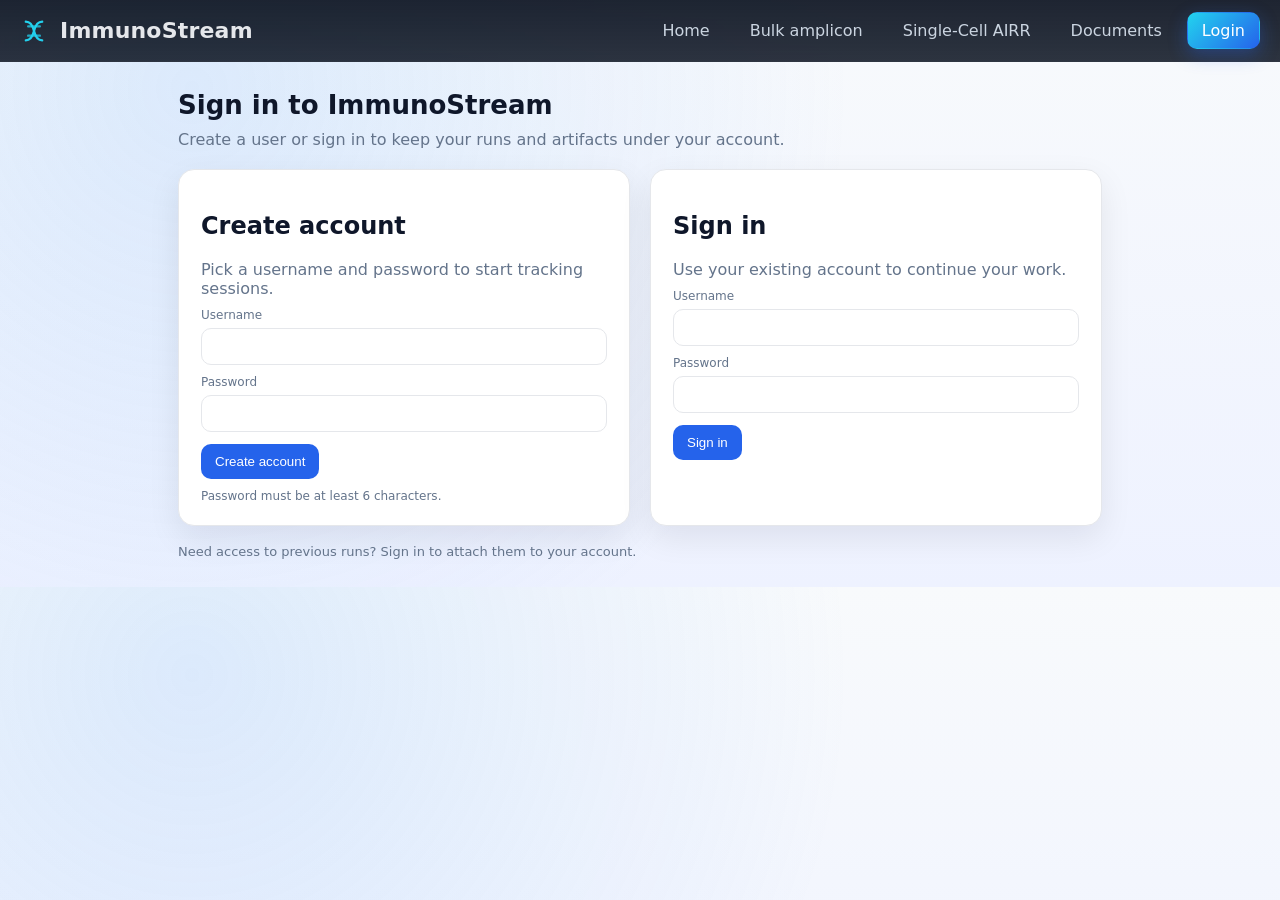
<file: ui/login.html>
<!doctype html>
<html lang="en">
<head>
  <meta charset="utf-8">
  <meta name="viewport" content="width=device-width, initial-scale=1">
  <meta name="page" content="login">
  <title>Login - ImmunoStream</title>

  <link rel="stylesheet" href="assets/css/nav.css?v=20250320">
  <script src="assets/js/auth.js?v=20250320" defer></script>
  <script src="assets/js/nav.js?v=20250320" defer></script>

  <style>
    :root{
      --bg:#f6f7fb; --panel:#ffffff; --text:#0f172a; --muted:#64748b; --border:#e5e7eb;
      --accent:#2563eb; --accent2:#60a5fa; --shadow:0 12px 32px rgba(2,6,23,.08);
      --ok:#16a34a; --err:#dc2626;
    }
    *{box-sizing:border-box}
    body{
      margin:0;
      font-family:Inter,system-ui,Segoe UI,Roboto,Helvetica,Arial,sans-serif;
      background:radial-gradient(circle at 15% 15%, rgba(96,165,250,.18), transparent 55%),
                 linear-gradient(180deg,#f8fafc 0%, #eef2ff 100%);
      color:var(--text)
    }
    .wrap{max-width:980px;margin:0 auto;padding:28px}
    h1{margin:0 0 10px 0;font-size:26px}
    p{margin:0;color:var(--muted)}
    .grid{display:grid;grid-template-columns:repeat(2,minmax(260px,1fr));gap:20px;margin-top:20px}
    .card{
      background:var(--panel);
      border:1px solid var(--border);
      border-radius:16px;
      padding:22px;
      box-shadow:var(--shadow);
    }
    label{display:block;font-size:12px;color:var(--muted);margin:10px 0 6px}
    input{
      width:100%;
      padding:10px 12px;
      border-radius:10px;
      border:1px solid var(--border);
      background:#ffffff;
      color:var(--text);
      transition:border .15s, box-shadow .15s;
    }
    input:focus{
      outline:none;
      border-color:#93c5fd;
      box-shadow:0 0 0 3px rgba(147,197,253,.4)
    }
    button{
      margin-top:12px;
      background:var(--accent);
      border:none;
      color:#fff;
      border-radius:10px;
      padding:10px 14px;
      cursor:pointer;
      transition:filter .15s, transform .02s;
    }
    button:hover{filter:brightness(1.05)}
    button:active{transform:translateY(1px)}
    .muted{color:var(--muted)}
    .note{font-size:12px;color:var(--muted);margin-top:8px}
    .status{margin-top:10px;font-size:13px}
    .status.ok{color:var(--ok)}
    .status.err{color:var(--err)}
    .footer{margin-top:18px;color:var(--muted);font-size:13px}
    @media (max-width:900px){
      .grid{grid-template-columns:1fr}
    }
  </style>
</head>
<body>
  <main class="wrap">
    <header>
      <h1>Sign in to ImmunoStream</h1>
      <p>Create a user or sign in to keep your runs and artifacts under your account.</p>
    </header>

    <section class="grid">
      <div class="card">
        <h2>Create account</h2>
        <p class="muted">Pick a username and password to start tracking sessions.</p>
        <form id="register-form">
          <label for="reg-user">Username</label>
          <input id="reg-user" name="username" autocomplete="username" required>
          <label for="reg-pass">Password</label>
          <input id="reg-pass" name="password" type="password" minlength="6" autocomplete="new-password" required>
          <button type="submit">Create account</button>
        </form>
        <div id="register-status" class="status"></div>
        <div class="note">Password must be at least 6 characters.</div>
      </div>

      <div class="card">
        <h2>Sign in</h2>
        <p class="muted">Use your existing account to continue your work.</p>
        <form id="login-form">
          <label for="login-user">Username</label>
          <input id="login-user" name="username" autocomplete="username" required>
          <label for="login-pass">Password</label>
          <input id="login-pass" name="password" type="password" autocomplete="current-password" required>
          <button type="submit">Sign in</button>
        </form>
        <div id="login-status" class="status"></div>
      </div>
    </section>

    <div class="footer">Need access to previous runs? Sign in to attach them to your account.</div>
  </main>

  <script src="assets/js/login.js?v=20250320" defer></script>
</body>
</html>
</file>
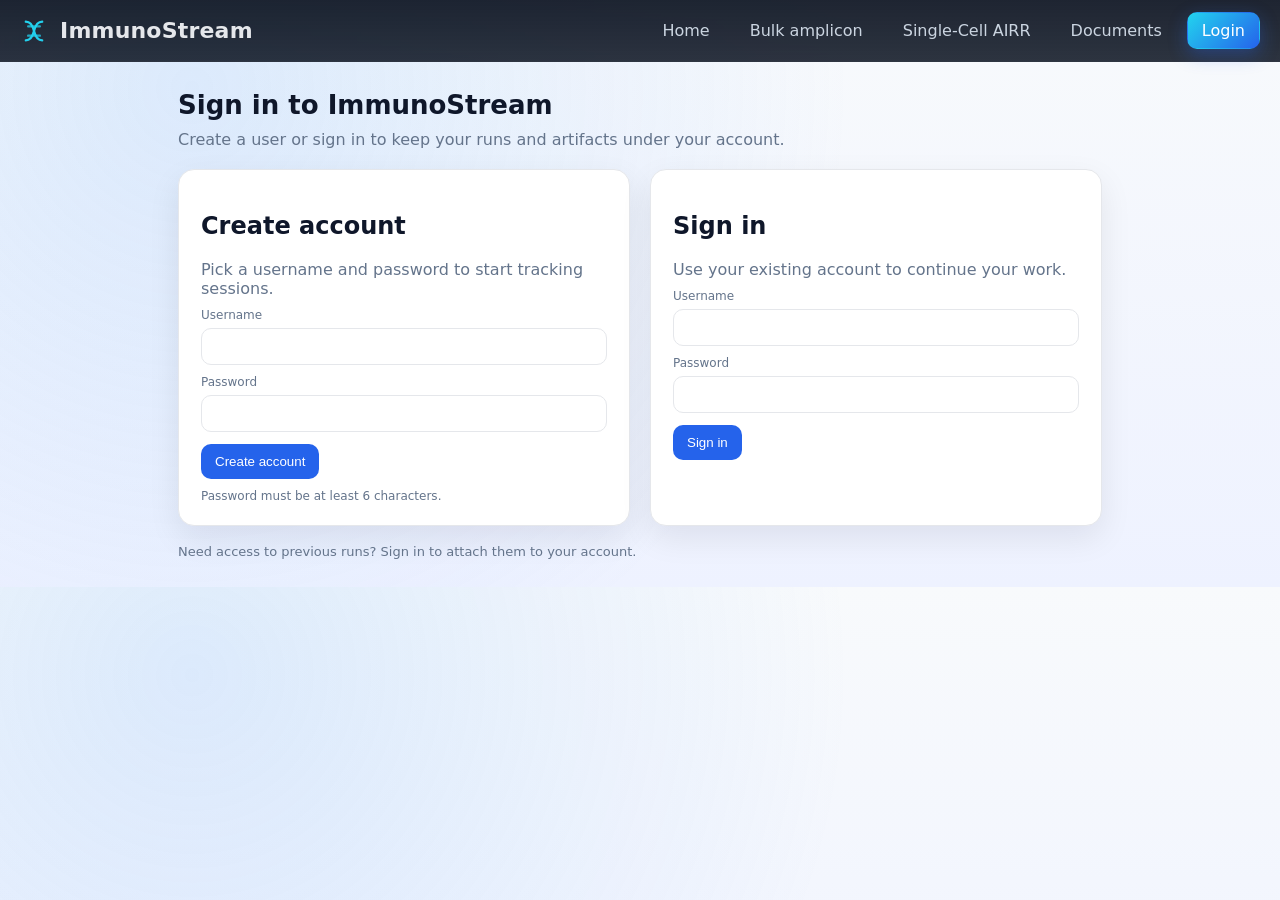
<file: ui/sc.html>
<!doctype html>
<html lang="en">
<head>
  <meta charset="utf-8">
  <meta name="viewport" content="width=device-width, initial-scale=1">
  <meta name="page" content="sc">
  <title>Single‑Cell AIRR · ImmunoStream</title>

  <!-- Shared nav -->
  <link rel="stylesheet" href="assets/css/nav.css?v=20250320">
  <script src="assets/js/auth.js?v=20250320" defer></script>
  <script src="assets/js/nav.js?v=20250320" defer></script>

  <!-- Page styles -->
  <link rel="stylesheet" href="assets/css/sc.css?v=20260208">
</head>
<body>
  <!-- nav.js injects the header here -->

  <div class="wrap">
    <main class="left">
      <div class="panel">
        <div class="title-row">
          <h1>Single‑Cell AIRR</h1>
          <button id="session-new" class="secondary" type="button">New</button>
        </div>
        <p class="muted mb12">
          Upload AIRR TSV/TSV.GZ files, then add steps to the flow (right). Session is created automatically.
        </p>

        <section aria-labelledby="uploading">
          <h2 id="uploading">Upload inputs</h2>
          <div class="card">
            <label>Select files (you can choose multiple)</label>
            <input type="file" id="sc-files" multiple />
            <div class="row mt8">
              <button id="upload-sc">Upload</button>
              <span id="upload-msg" class="muted"></span>
            </div>
            <div class="mt8 list" id="uploaded-list"></div>
          </div>
        </section>

        <section aria-labelledby="units">
          <div class="units-toolbar">
            <h2 id="units">Units</h2>
            <div class="grow"></div>
            <input id="unit-search" placeholder="Search units or parameters…" aria-label="Search units">
            <button id="expAll" class="secondary">Epand</button>
            <button id="colAll" class="secondary">Collaps</button>
          </div>

          <div id="groups" class="groups">
            <!-- JS builds grouped accordions here -->
          </div>
        </section>

        <section aria-labelledby="state">
          <h2 id="state">State</h2>
          <div id="statebox" class="mb8"></div>
        </section>

        <section aria-labelledby="lastlog">
          <h2 id="lastlog">Last step log</h2>
          <pre id="log" class="mb8"></pre>
        </section>

        <section aria-labelledby="arts">
          <h2 id="arts-h">Artifacts</h2>
          <div id="arts"></div>
        </section>
      </div>
    </main>

    <aside class="center">
      <div class="panel">
        <h2>Flow</h2>
        <div class="row mt8">
          <button id="validate" class="secondary">Validate</button>
          <div class="run-split" id="runflow-split">
            <button id="runflow" class="run-main">Run pipeline</button>
            <button id="runflow-options" class="run-options" type="button" aria-haspopup="menu" aria-expanded="false" title="Run mode options">▼</button>
            <div id="runflow-menu" class="run-menu" role="menu">
              <button class="run-item active" type="button" data-run-mode="continue" role="menuitem">Continue from changes</button>
              <button class="run-item" type="button" data-run-mode="restart" role="menuitem">Run from beginning</button>
            </div>
          </div>
          <button id="stopflow" class="secondary" disabled>Stop</button>
          <button id="clearflow" class="secondary">Clear</button>
        </div>
        <div class="mt8">
          <label class="muted">Schema (click order)</label>
          <ul id="flow" class="flow-list"></ul>
        </div>
        <div class="mt8">
          <label class="muted">Validation</label>
          <div id="validation" class="muted">—</div>
        </div>
        <div class="mt8">
          <label class="muted">Pipeline state</label>
          <div id="pstate" class="muted">idle</div>
          <div class="pipeline-progress" aria-live="polite">
            <div class="progress" id="pstate-progress" role="progressbar" aria-valuemin="0" aria-valuemax="100" aria-valuenow="0">
              <div class="bar" id="pstate-bar"></div>
            </div>
            <div id="pstate-progress-msg" class="muted progress-hint">Waiting to run</div>
          </div>
        </div>
        <div class="mt8">
          <details class="stats-toggle">
            <summary><span class="stats-summary-title">Read statistics</span></summary>
            <div class="stats-toolbar">
              <label for="stats-channel" class="muted">Channel</label>
              <select id="stats-channel">
                <option value="R1">R1</option>
                <option value="R2">R2</option>
              </select>
            </div>
            <div class="muted funnel-note">Percent of reads passing each filtering step.</div>
            <div id="filter-funnel" class="filter-funnel">
              <div class="muted">No filtering steps run yet.</div>
            </div>
          </details>
          <div class="mt8">
            <details class="qc-toggle">
              <summary><span class="qc-summary-title">QC plots</span></summary>
              <div id="qc-plots" class="qc-plots"></div>
            </details>
          </div>
        </div>
        <div class="mt8">
          <h3>Notes</h3>
          <div class="muted">Use “Add to pipeline” on any card to build a pipeline. Order is preserved by your clicks. Units here are independent and operate on uploaded TSVs.</div>
        </div>
      </div>
    </aside>

    <aside class="right">
      <div class="panel history-panel">
        <div class="history-head">
          <h2>History</h2>
          <button id="history-refresh" class="secondary">Refresh</button>
        </div>
        <div class="history-list-window">
          <div id="history-list" class="run-history"></div>
        </div>
      </div>
    </aside>
  </div>

  <script type="module" src="assets/js/sc.js?v=20260218.3"></script>
</body>
</html>
</file>
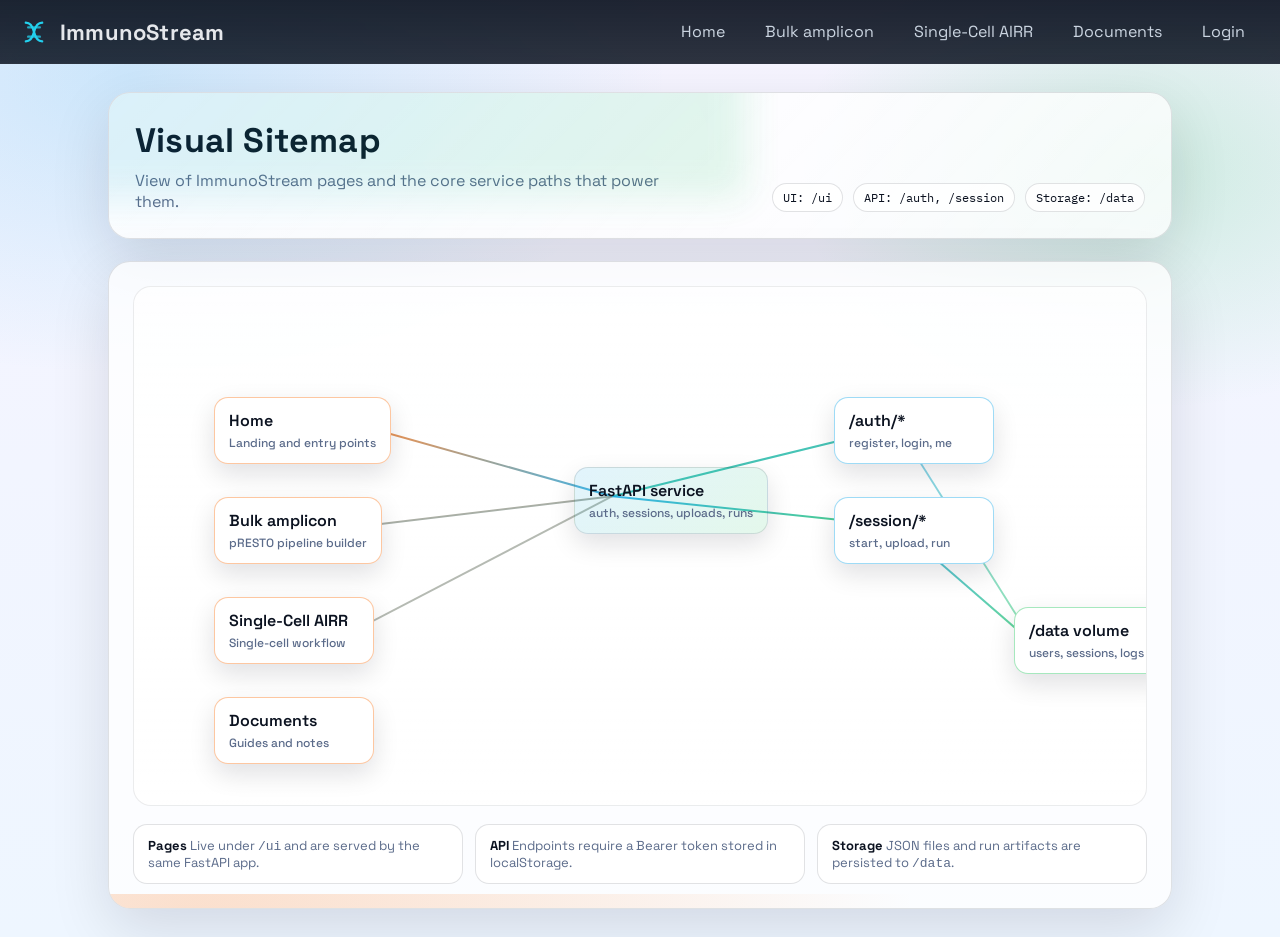
<file: ui/sitemap.html>
<!doctype html>
<html lang="en">
<head>
  <meta charset="utf-8">
  <meta name="viewport" content="width=device-width, initial-scale=1">
  <meta name="page" content="sitemap">
  <title>Sitemap - ImmunoStream</title>

  <link rel="stylesheet" href="assets/css/nav.css?v=20250320">
  <script src="assets/js/auth.js?v=20250320" defer></script>
  <script src="assets/js/nav.js?v=20250320" defer></script>

  <style>
    @import url('https://fonts.googleapis.com/css2?family=Space+Grotesk:wght@400;500;600;700&family=IBM+Plex+Mono:wght@400;500&display=swap');

    :root{
      --bg-1:#f6f4ff;
      --bg-2:#eef6ff;
      --panel:#ffffff;
      --ink:#0b1220;
      --muted:#5b6b8a;
      --border:rgba(11,18,32,.12);
      --accent:#0ea5e9;
      --accent-2:#22c55e;
      --accent-3:#f97316;
      --shadow:0 20px 60px rgba(2,6,23,.12);
      --ring:0 0 0 3px rgba(14,165,233,.25);
    }
    *{box-sizing:border-box}
    body{
      margin:0;
      font-family:'Space Grotesk', system-ui, Segoe UI, Roboto, Helvetica, Arial, sans-serif;
      color:var(--ink);
      background:
        radial-gradient(900px 500px at 10% 8%, rgba(14,165,233,.18), transparent 60%),
        radial-gradient(600px 400px at 90% 18%, rgba(34,197,94,.18), transparent 60%),
        linear-gradient(180deg,var(--bg-1) 0%, var(--bg-2) 100%);
      min-height:100vh;
    }
    a{color:inherit;text-decoration:none}
    .wrap{max-width:1120px;margin:0 auto;padding:28px}

    .hero{
      display:flex;
      align-items:flex-end;
      justify-content:space-between;
      gap:24px;
      background:linear-gradient(135deg, rgba(255,255,255,.86), rgba(255,255,255,.75));
      border:1px solid var(--border);
      border-radius:22px;
      padding:26px;
      box-shadow:var(--shadow);
      position:relative;
      overflow:hidden;
    }
    .hero:before{
      content:'';
      position:absolute;
      inset:-40px 40% 40px -40px;
      background:linear-gradient(135deg, rgba(14,165,233,.18), rgba(34,197,94,.18));
      filter:blur(18px);
      opacity:.7;
      pointer-events:none;
    }
    .hero h1{
      margin:0 0 8px 0;
      font-size:34px;
      letter-spacing:.2px;
    }
    .hero p{margin:0;color:var(--muted);max-width:560px}
    .hero .meta{
      display:flex;
      gap:10px;
      flex-wrap:wrap;
      justify-content:flex-end;
    }
    .pill{
      font-family:'IBM Plex Mono', ui-monospace, SFMono-Regular, Menlo, Consolas, monospace;
      font-size:12px;
      padding:6px 10px;
      border-radius:999px;
      border:1px solid var(--border);
      background:rgba(255,255,255,.8);
    }

    .map-shell{
      margin-top:22px;
      border-radius:22px;
      background:rgba(255,255,255,.78);
      border:1px solid var(--border);
      box-shadow:var(--shadow);
      padding:24px;
      position:relative;
      overflow:hidden;
    }
    .map-shell:after{
      content:'';
      position:absolute;
      inset:auto -20% -35% -20%;
      height:240px;
      background:radial-gradient(circle at 20% 20%, rgba(249,115,22,.22), transparent 60%);
      pointer-events:none;
    }

    .map{
      position:relative;
      height:520px;
      border-radius:18px;
      background:linear-gradient(180deg, rgba(255,255,255,.7), rgba(255,255,255,.9));
      border:1px solid rgba(11,18,32,.08);
      overflow:hidden;
    }
    .map svg{
      position:absolute;
      inset:0;
      width:100%;
      height:100%;
    }

    .node{
      position:absolute;
      min-width:160px;
      padding:12px 14px;
      border-radius:14px;
      border:1px solid var(--border);
      background:var(--panel);
      box-shadow:0 10px 26px rgba(2,6,23,.12);
      font-weight:600;
      transition:transform .2s, box-shadow .2s, border-color .2s;
      animation:fadeUp .6s ease both;
      animation-delay:var(--delay,0s);
    }
    .node small{
      display:block;
      font-weight:500;
      color:var(--muted);
      margin-top:4px;
      font-size:12px;
    }
    .node:hover{
      transform:translateY(-3px);
      border-color:rgba(14,165,233,.45);
      box-shadow:0 16px 32px rgba(2,6,23,.14);
    }
    .node:focus-visible{outline:none;box-shadow:var(--ring)}

    .node.core{background:linear-gradient(135deg, rgba(14,165,233,.12), rgba(34,197,94,.12));}
    .node.api{border-color:rgba(14,165,233,.4)}
    .node.data{border-color:rgba(34,197,94,.4)}
    .node.page{border-color:rgba(249,115,22,.4)}

    .legend{
      display:grid;
      grid-template-columns:repeat(3,minmax(0,1fr));
      gap:12px;
      margin-top:18px;
    }
    .legend .tile{
      background:rgba(255,255,255,.9);
      border:1px solid var(--border);
      border-radius:14px;
      padding:12px 14px;
      font-size:13px;
      color:var(--muted);
    }
    .legend strong{color:var(--ink)}

    @keyframes fadeUp{
      from{opacity:0;transform:translateY(12px)}
      to{opacity:1;transform:translateY(0)}
    }

    @media (max-width:980px){
      .hero{flex-direction:column;align-items:flex-start}
      .hero .meta{justify-content:flex-start}
      .map{height:640px}
    }
    @media (max-width:720px){
      .map{height:720px}
      .legend{grid-template-columns:1fr}
      .node{min-width:150px}
    }
  </style>
</head>
<body>
  <main class="wrap">
    <header class="hero">
      <div>
        <h1>Visual Sitemap</h1>
        <p>View of ImmunoStream pages and the core service paths that power them.</p>
      </div>
      <div class="meta">
        <span class="pill">UI: /ui</span>
        <span class="pill">API: /auth, /session</span>
        <span class="pill">Storage: /data</span>
      </div>
    </header>

    <section class="map-shell">
      <div class="map" role="img" aria-label="Sitemap showing UI pages connected to API and data storage">
        <svg viewBox="0 0 1100 520" preserveAspectRatio="none" aria-hidden="true">
          <defs>
            <linearGradient id="lineA" x1="0" y1="0" x2="1" y2="1">
              <stop offset="0" stop-color="#0ea5e9"/>
              <stop offset="1" stop-color="#22c55e"/>
            </linearGradient>
            <linearGradient id="lineB" x1="0" y1="0" x2="1" y2="1">
              <stop offset="0" stop-color="#f97316"/>
              <stop offset="1" stop-color="#0ea5e9"/>
            </linearGradient>
          </defs>
          <path d="M250 140 L520 210" stroke="url(#lineB)" stroke-width="2" fill="none" opacity=".8"/>
          <path d="M250 240 L520 210" stroke="url(#lineB)" stroke-width="2" fill="none" opacity=".7"/>
          <path d="M250 340 L520 210" stroke="url(#lineB)" stroke-width="2" fill="none" opacity=".6"/>
          <path d="M520 210 L830 140" stroke="url(#lineA)" stroke-width="2" fill="none" opacity=".8"/>
          <path d="M520 210 L830 240" stroke="url(#lineA)" stroke-width="2" fill="none" opacity=".8"/>
          <path d="M830 240 L980 360" stroke="url(#lineA)" stroke-width="2" fill="none" opacity=".7"/>
          <path d="M830 140 L980 360" stroke="url(#lineA)" stroke-width="2" fill="none" opacity=".5"/>
        </svg>

        <a class="node page" href="/ui/" style="left:80px; top:110px; --delay:.05s">
          Home
          <small>Landing and entry points</small>
        </a>
        <a class="node page" href="/ui/blk.html" style="left:80px; top:210px; --delay:.12s">
          Bulk amplicon
          <small>pRESTO pipeline builder</small>
        </a>
        <a class="node page" href="/ui/sc.html" style="left:80px; top:310px; --delay:.18s">
          Single-Cell AIRR
          <small>Single-cell workflow</small>
        </a>
        <a class="node page" href="/ui/docs.html" style="left:80px; top:410px; --delay:.24s">
          Documents
          <small>Guides and notes</small>
        </a>

        <div class="node core" style="left:440px; top:180px; --delay:.2s">
          FastAPI service
          <small>auth, sessions, uploads, runs</small>
        </div>

        <div class="node api" style="left:700px; top:110px; --delay:.28s">
          /auth/*
          <small>register, login, me</small>
        </div>
        <div class="node api" style="left:700px; top:210px; --delay:.32s">
          /session/*
          <small>start, upload, run</small>
        </div>

        <div class="node data" style="left:880px; top:320px; --delay:.36s">
          /data volume
          <small>users, sessions, logs</small>
        </div>
      </div>

      <div class="legend">
        <div class="tile"><strong>Pages</strong> Live under <code>/ui</code> and are served by the same FastAPI app.</div>
        <div class="tile"><strong>API</strong> Endpoints require a Bearer token stored in localStorage.</div>
        <div class="tile"><strong>Storage</strong> JSON files and run artifacts are persisted to <code>/data</code>.</div>
      </div>
    </section>
  </main>
</body>
</html>
</file>
<file: ui/assets/css/nav.css>
:root{
  --nav-bg:#0b1220;
  --nav-border:rgba(255,255,255,.08);
  --nav-text:#cbd5e1;
  --nav-text-active:#ffffff;
  --grad-from:#22d3ee;
  --grad-to:#2563eb;
}
body.has-site-header{
  padding-top:0;
}
.site-header{
  position:sticky;
  top:0;
  z-index:1000;
  width:100%;
  background:linear-gradient(180deg, rgba(11,18,32,.92), rgba(11,18,32,.86));
  backdrop-filter:saturate(160%) blur(8px);
  border-bottom:1px solid var(--nav-border);
}
.site-header .bar{
  max-width:1280px;
  margin:0 auto;
  padding:12px 20px;
  display:flex;
  align-items:center;
  gap:18px;
}
.brand{
  display:flex;
  align-items:center;
  gap:12px;
  color:#e5e7eb;
  text-decoration:none;
}
.brand .dna{
  width:28px;
  height:28px;
  display:block;
}
.brand .title{
  font-weight:700;
  letter-spacing:.2px;
  font-size:22px;
}
.nav{
  margin-left:auto;
  display:flex;
  gap:10px;
  align-items:center;
}
.nav-link{
  --pad-x:14px;
  color:var(--nav-text);
  text-decoration:none;
  padding:8px var(--pad-x);
  border-radius:10px;
  border:1px solid transparent;
  transition:background .15s, color .15s, border-color .15s, transform .02s;
}
.nav-user{
  color:var(--nav-text);
  font-size:13px;
  padding:6px 10px;
  border-radius:999px;
  border:1px solid rgba(255,255,255,.12);
  background:rgba(255,255,255,.04);
  white-space:nowrap;
}
.nav-link:hover{
  color:#fff;
  background:rgba(255,255,255,.06);
  border-color:var(--nav-border);
}
.nav-link:active{transform:translateY(1px)}
.nav-link.active{
  color:var(--nav-text-active);
  background:linear-gradient(135deg,var(--grad-from),var(--grad-to));
  border-color:transparent;
  box-shadow:0 6px 18px rgba(37,99,235,.35);
}
@media (max-width:720px){
  .brand .title{font-size:18px}
  .nav{gap:6px}
  .nav-link{--pad-x:10px; padding:7px var(--pad-x); font-size:14px}
}
.grad-text{
  background:linear-gradient(135deg,var(--grad-from),var(--grad-to));
  -webkit-background-clip:text;
  background-clip:text;
  color:transparent;
}
</file>
<file: ui/assets/css/bulk.css>
/* --- units toolbar --- */
.units-toolbar{
  display:flex; align-items:center; justify-content:space-between;
  gap:12px; margin:8px 0 12px;
}
#unit-search{
  flex:1 1 auto; max-width:500px;
  padding:10px 12px; border:1px solid var(--border); border-radius:10px;
  background:#fff; color:var(--text);
}
.toolbar-right{display:flex; gap:8px}

/* --- stats toolbar --- */
.stats-toolbar{
  display:flex;
  align-items:center;
  gap:8px;
  margin:6px 0 4px;
}
.stats-toolbar select{
  padding:6px 10px;
  border:1px solid var(--border);
  border-radius:8px;
  background:#fff;
  color:var(--text);
  font-size:12px;
}

/* --- grouped sections --- */
.unit-groups details.group{
  background:#fff; border:1px solid var(--border); border-radius:12px;
  box-shadow:var(--shadow); margin-bottom:12px; overflow:hidden;
}
.unit-groups summary{
  cursor:pointer; list-style:none; user-select:none; padding:12px 14px;
  display:flex; align-items:center; gap:10px; background:linear-gradient(180deg,#f9fafb,#f3f4f6);
}
.unit-groups summary::-webkit-details-marker{display:none}
.group-title{font-weight:600}
.group-count{margin-left:auto; font-size:12px; color:var(--muted); background:#eef2ff; border:1px solid var(--border); padding:2px 8px; border-radius:999px}

.group-body{
  padding:12px;
  display:grid;
  grid-template-columns:repeat(auto-fit, minmax(320px, 1fr));
  gap:20px;
  justify-content:stretch;
  justify-items:stretch;
}
.group-end-actions{
  grid-column:1 / -1;
  display:flex;
  justify-content:flex-end;
}
.group-close-btn{
  width:24px;
  height:24px;
  border-radius:999px;
  border:1px solid var(--border);
  background:#ffffff;
  color:var(--muted);
  display:inline-flex;
  align-items:center;
  justify-content:center;
  padding:0;
  cursor:pointer;
}
.group-close-btn:hover{
  background:#eef2ff;
  color:var(--accent);
}
.group-close-icon{
  width:0;
  height:0;
  border-left:4px solid transparent;
  border-right:4px solid transparent;
  border-bottom:6px solid currentColor;
}
@media (max-width: 1100px){
  .group-body{
    grid-template-columns:repeat(auto-fit, minmax(260px, 1fr));
  }
}

/* --- unit cards --- */
.unit-card{
  display:flex;
  flex-direction:column;
  gap:10px;
  padding:14px;
  border-radius:16px;
  border:1px solid var(--border);
  box-shadow:0 6px 16px rgba(17,24,39,.08);
  background:#fff;
  width:100%;
  max-width:100%;
}
.unit-card .card-head{
  display:flex;
  flex-direction:column;
  gap:4px;
}
.unit-card h3{
  margin:0;
  font-size:15px;
  letter-spacing:.06em;
  text-transform:uppercase;
}
.unit-card .requires{
  font-size:12px;
  color:var(--muted);
}
/* Removed unused CSS: .card-divider, .params-panel (not used in HTML/JS) */
.unit-card .params-body{
  padding:10px 12px 12px 12px;
  display:flex;
  flex-direction:column;
  gap:8px;
}
.unit-card details.params{
  border:1px dashed var(--border);
  border-radius:10px;
  margin-top:4px;
}
.unit-card details.params summary{
  list-style:none;
  cursor:pointer;
  padding:8px 12px;
  font-size:12px;
  color:var(--muted);
}
.unit-card details.params summary::-webkit-details-marker{display:none}
.unit-card .params-body label{
  font-size:12px;
  margin:6px 0 2px;
  color:var(--muted);
}
.unit-card .params-section-title{
  font-size:11px;
  font-weight:600;
  color:var(--muted);
  margin:4px 0 2px;
}
.unit-card .params-body label.checkbox-label{
  display:flex;
  align-items:center;
  gap:8px;
}
.unit-card .params-body input[type="checkbox"]{
  width:auto;
  padding:0;
  margin:0;
}
.unit-card .select-checklist{
  width:100%;
  padding:10px 12px;
  border-radius:10px;
  border:1px solid var(--border);
  background:#ffffff;
  display:flex;
  flex-direction:column;
  gap:6px;
}
.unit-card .checklist-option{
  display:flex;
  align-items:center;
  gap:8px;
  font:inherit;
  color:var(--text);
}
.unit-card .params-body.no-params{
  padding:8px 0;
  font-size:13px;
  color:var(--muted);
}
.unit-card .card-actions{
  display:flex;
  flex-direction:row;
  align-items:center;
  flex-wrap:wrap;
  gap:8px;
  margin-top:auto;
}
.card .pipe-add{
  background:#eef2ff;
  border:1px solid var(--border);
  color:#1f2937;
  border-radius:10px;
  padding:10px 14px;
  cursor:pointer;
  text-align:center;
  transition:all .15s;
}
.card .pipe-add.active{
  background:#2563eb;
  color:#fff;
  border-color:#2563eb;
  box-shadow:0 4px 12px rgba(37,99,235,.3);
}

/* --- history panel --- */
.history-head{
  display:flex;
  align-items:center;
  justify-content:space-between;
  gap:8px;
}
.history-details{
  margin-top:12px;
  display:flex;
  flex-direction:column;
  gap:12px;
}
.history-panel{
  display:flex;
  flex-direction:column;
  gap:12px;
}
.history-list-window{
  max-height:220px;
  overflow:auto;
  padding-right:4px;
}
.history-details-window{
  max-height:220px;
  overflow:auto;
  padding-right:4px;
}
.history-section h3{
  margin:0;
  font-size:14px;
}
.run-history{
  display:flex;
  flex-direction:column;
  gap:8px;
}
.run-history-item{
  border:1px solid var(--border);
  border-radius:10px;
  padding:8px 10px;
  cursor:pointer;
  background:#f9fafb;
  transition:border .15s, box-shadow .15s;
  text-align:left;
}
.run-history-item small{display:block;color:var(--muted);font-size:11px}
.run-history-item.active{
  border-color:var(--accent);
  box-shadow:0 0 0 2px rgba(37,99,235,.2);
  background:#eef2ff;
}
.run-stats-meta{
  text-align:center;
  margin-bottom:8px;
}
.run-stats-meta strong{
  display:block;
  font-size:15px;
}
.run-stats-meta span{
  color:var(--muted);
  font-size:12px;
}
.run-pipeline{
  margin-top:8px;
  display:flex;
  flex-direction:column;
  gap:8px;
}
.pipeline-step{
  display:flex;
  align-items:center;
  gap:10px;
  border:1px solid var(--border);
  border-radius:10px;
  padding:8px 10px;
  background:#fff;
  box-shadow:0 1px 3px rgba(15,23,42,.08);
  position:relative;
}
.pipeline-index{
  width:24px;
  height:24px;
  border-radius:50%;
  background:#eef2ff;
  display:flex;
  align-items:center;
  justify-content:center;
  font-size:12px;
  color:#1f2937;
  border:1px solid var(--border);
}
.pipeline-info{flex:1}
.pipeline-label{
  font-size:13px;
  font-weight:600;
  color:var(--text);
}
.pipeline-unit{
  font-size:11px;
  color:var(--muted);
}
.pipeline-param-tooltip{
  position:absolute;
  left:32px;
  right:8px;
  top:100%;
  margin-top:6px;
  background:#fff;
  border:1px solid var(--border);
  border-radius:10px;
  padding:8px;
  box-shadow:0 8px 18px rgba(15,23,42,.12);
  display:none;
  z-index:30;
}
.pipeline-param-tooltip::before{
  content:"";
  position:absolute;
  top:-6px;
  left:16px;
  width:10px;
  height:10px;
  background:#fff;
  border-left:1px solid var(--border);
  border-top:1px solid var(--border);
  transform:rotate(45deg);
}
.pipeline-step:hover .pipeline-param-tooltip,
.pipeline-step:focus .pipeline-param-tooltip,
.pipeline-step:focus-within .pipeline-param-tooltip{
  display:block;
}
.pipeline-param-empty{
  font-size:11px;
}
.pipeline-step:focus{
  outline:2px solid #93c5fd;
  outline-offset:2px;
}
.pipeline-params{
  margin-top:6px;
  border-left:2px solid var(--border);
  padding-left:8px;
  display:flex;
  flex-direction:column;
  gap:4px;
  font-size:11px;
}
.pipeline-param{
  display:flex;
  gap:6px;
  align-items:flex-start;
}
.param-key{
  color:var(--muted);
  font-weight:600;
  min-width:72px;
}
.param-val{
  color:var(--text);
  word-break:break-word;
}
.run-artifacts{
  margin-top:8px;
  display:flex;
  flex-direction:column;
  gap:6px;
}
.artifact-item{
  border:1px solid var(--border);
  border-radius:10px;
  padding:8px 10px;
  background:#fff;
  display:flex;
  justify-content:space-between;
  align-items:flex-start;
  gap:12px;
  font-size:12px;
  box-shadow:0 1px 3px rgba(15,23,42,.08);
}
.artifact-label{
  font-weight:600;
  color:var(--text);
}
.artifact-sub{
  font-size:11px;
  color:var(--muted);
}

/* --- qc plots --- */
.qc-plots{
  display:flex;
  flex-direction:column;
  gap:12px;
}
.qc-group{
  border:1px solid var(--border);
  border-radius:12px;
  padding:10px;
  background:#fff;
  box-shadow:var(--shadow);
}
.qc-title{
  font-size:13px;
  font-weight:600;
  margin-bottom:8px;
}
.qc-row{
  display:grid;
  grid-template-columns:repeat(auto-fit, minmax(220px, 1fr));
  gap:10px;
}
.qc-card{
  border:1px solid var(--border);
  border-radius:10px;
  padding:8px;
  background:#f9fafb;
}
.qc-card img{
  width:100%;
  height:auto;
  display:block;
  border-radius:8px;
  border:1px solid var(--border);
  background:#fff;
}
.qc-caption{
  font-size:11px;
  color:var(--muted);
  margin-top:6px;
  text-align:center;
}

/* --- filtering funnel --- */
.filter-funnel{
  display:flex;
  flex-direction:column;
  gap:10px;
  margin-top:10px;
}
.funnel-note{
  font-size:12px;
}
.funnel-row{
  display:grid;
  grid-template-columns:160px 1fr;
  gap:12px;
  align-items:center;
}
.funnel-row.is-total .funnel-label{
  color:var(--text);
  font-weight:600;
}
.funnel-label{
  font-size:12px;
  color:var(--muted);
}
.funnel-track{
  display:flex;
  justify-content:center;
  padding:4px;
  background:#f3f4f6;
  border:1px solid var(--border);
  border-radius:12px;
}
.funnel-track.is-dual{
  display:grid;
  grid-template-columns:repeat(2, minmax(0, 1fr));
  gap:8px;
}
.funnel-track.is-head{
  background:transparent;
  border:none;
  padding:0;
}
.funnel-cell{
  display:flex;
  align-items:center;
  justify-content:center;
}
.funnel-head{
  font-size:11px;
  font-weight:600;
  text-transform:uppercase;
  letter-spacing:.08em;
  color:var(--muted);
  text-align:center;
}
.funnel-empty{
  font-size:12px;
  color:var(--muted);
  padding:6px 0;
}
.funnel-bar{
  height:34px;
  min-width:64px;
  border-radius:10px;
  display:flex;
  align-items:center;
  justify-content:center;
  gap:8px;
  padding:0 10px;
  font-size:12px;
  font-weight:600;
  color:#1f2937;
  width:var(--funnel-width, 100%);
  box-shadow:0 6px 16px rgba(15,23,42,.16);
}
.funnel-track.is-dual .funnel-bar{
  width:var(--funnel-width, 100%);
  min-width:0;
}
.funnel-value{
  font-variant-numeric:tabular-nums;
}
.funnel-percent{
  font-weight:500;
  opacity:.85;
}
.funnel-bar.tone-1{background:linear-gradient(90deg,#fcd34d,#f59e0b);}
.funnel-bar.tone-2{background:linear-gradient(90deg,#bae6fd,#38bdf8);}
.funnel-bar.tone-3{background:linear-gradient(90deg,#bbf7d0,#22c55e);}
.funnel-bar.tone-4{background:linear-gradient(90deg,#fecdd3,#fb7185);}
.funnel-bar.tone-5{background:linear-gradient(90deg,#e2e8f0,#94a3b8);}
.funnel-bar.tone-6{background:linear-gradient(90deg,#fde68a,#f97316);}
@media (max-width: 900px){
  .funnel-row{
    grid-template-columns:1fr;
  }
  .funnel-track.is-dual{
    grid-template-columns:1fr;
  }
  .funnel-cell{
    justify-content:flex-start;
  }
  .funnel-head{
    text-align:left;
    padding-left:8px;
  }
}

/* --- stats toggle --- */
.stats-toggle{
  border:1px dashed var(--border);
  border-radius:10px;
  padding:8px 10px;
  background:#fff;
}
.stats-toggle summary{
  cursor:pointer;
  color:var(--text);
  list-style:none;
  user-select:none;
  display:flex;
  align-items:center;
}
.stats-toggle summary::-webkit-details-marker{display:none}
.stats-toggle summary::after{
  content:"\25B8";
  margin-left:auto;
  color:var(--muted);
  font-size:12px;
}
.stats-toggle[open] summary{
  margin-bottom:6px;
}
.stats-toggle[open] summary::after{
  content:"\25BE";
}
.stats-toggle .funnel-note{
  margin-top:6px;
}
.stats-summary-title{
  font-size:16px;
  font-weight:600;
  margin:0;
}

/* --- qc toggle --- */
.qc-toggle{
  border:1px dashed var(--border);
  border-radius:10px;
  padding:8px 10px;
  background:#fff;
}
.qc-toggle summary{
  cursor:pointer;
  color:var(--text);
  list-style:none;
  user-select:none;
  display:flex;
  align-items:center;
}
.qc-toggle summary::-webkit-details-marker{display:none}
.qc-toggle summary::after{
  content:"▾";
  float:right;
  color:var(--muted);
  margin-left:auto;
}
.qc-toggle[open] summary::after{
  content:"▴";
}
.qc-toggle .qc-plots{
  margin-top:10px;
}
.qc-summary-title{
  font-size:16px;
  font-weight:600;
  margin:0;
}
</file>
<file: ui/assets/css/sc.css>
:root{
  --bg:#f6f7fb; --panel:#ffffff; --card:#ffffff; --text:#111827; --muted:#6b7280;
  --accent:#2563eb; --accent2:#60a5fa; --ok:#16a34a; --warn:#d97706; --err:#dc2626;
  --chip-bg:#eef2ff; --chip-text:#1f2937; --border:#e5e7eb; --shadow:0 6px 20px rgba(17,24,39,.06);
}
*{box-sizing:border-box}
body{margin:0;font-family:Inter,system-ui,Segoe UI,Roboto,Helvetica,Arial,sans-serif;background:var(--bg);color:var(--text)}
a{color:var(--accent);text-decoration:none} a:hover{text-decoration:underline}
code{background:#f3f4f6;border:1px solid var(--border);padding:2px 6px;border-radius:6px}
.title-row{display:flex;align-items:center;justify-content:space-between;gap:10px}
.title-row h1{margin-bottom:0}

.wrap{display:flex;gap:16px;padding:16px;align-items:flex-start;max-width:1500px;margin:0 auto}
.left{
  flex:0 0 34%;
  max-width:34%;
  min-width:320px;
}
.center{
  flex:0 0 42%;
  max-width:42%;
  min-width:360px;
  position:sticky;
  top:calc(56px + 16px);
  align-self:flex-start;
  display:flex;
  flex-direction:column;
  gap:16px;
}
.right{
  flex:0 0 24%;
  max-width:24%;
  min-width:260px;
  position:sticky;
  top:calc(56px + 16px);
  align-self:flex-start;
}

.panel{background:var(--panel);border:1px solid var(--border);border-radius:14px;padding:16px;box-shadow:var(--shadow)}
.card{background:var(--card);padding:14px;border-radius:12px;border:1px solid var(--border);box-shadow:var(--shadow)}
h1{margin:0 0 12px 0;font-size:22px;letter-spacing:.2px}
h2{margin:16px 0 10px 0;font-size:18px}
h3{margin:6px 0 8px 0;font-size:16px}
.row{display:flex;gap:8px;align-items:center;flex-wrap:wrap}
.run-split{position:relative;display:inline-flex;align-items:stretch}
.run-split .run-main{border-radius:10px 0 0 10px}
.run-split .run-options{
  border-radius:0 10px 10px 0;
  min-width:40px;
  padding:10px 10px;
  border-left:1px solid rgba(255,255,255,.3);
}
.run-menu{
  position:absolute;
  top:calc(100% + 6px);
  left:0;
  min-width:230px;
  background:#fff;
  border:1px solid var(--border);
  border-radius:10px;
  box-shadow:var(--shadow);
  overflow:hidden;
  display:none;
  z-index:30;
}
.run-menu.open{display:block}
.run-menu .run-item{
  width:100%;
  border:none;
  border-bottom:1px solid var(--border);
  border-radius:0;
  background:#fff;
  color:var(--text);
  text-align:left;
  padding:10px 12px;
  cursor:pointer;
}
.run-menu .run-item:last-child{border-bottom:none}
.run-menu .run-item:hover{background:#eef2ff}
.run-menu .run-item.active{background:#2563eb;color:#fff}
.grow{flex:1 1 auto}
label{display:block;font-size:12px;color:var(--muted);margin:8px 0 4px}
input,select,button{font:inherit}
input[type="text"],input[type="number"],select{width:100%;padding:10px 12px;border-radius:10px;border:1px solid var(--border);background:#fff;color:var(--text)}
input:focus,select:focus{outline:none;border-color:#93c5fd;box-shadow:0 0 0 3px rgba(147,197,253,.45)}

/* --- stats toolbar --- */
.stats-toolbar{
  display:flex;
  align-items:center;
  gap:8px;
  margin:6px 0 4px;
}
.stats-toolbar select{
  width:auto;
  padding:6px 10px;
  border-radius:8px;
  font-size:12px;
}
button{background:var(--accent);border:none;color:white;border-radius:10px;padding:10px 14px;cursor:pointer}
button.secondary{background:#eef2ff;color:#1f2937;border:1px solid var(--border)}
.progress{height:10px;background:#eef2ff;border-radius:99px;overflow:hidden;border:1px solid var(--border)}
.progress .bar{height:100%;width:0;background:linear-gradient(90deg,var(--accent),var(--accent2));transition:width .2s ease}
.pipeline-progress{margin-top:6px;}
.pipeline-progress .progress{margin:6px 0 4px;}
.progress-hint{font-size:12px;}
.muted{color:var(--muted)} .mt8{margin-top:8px} .mb8{margin-bottom:8px} .mb12{margin-bottom:12px}
.ok{color:var(--ok)} .warn{color:var(--warn)} .err{color:var(--err)}
pre{white-space:pre-wrap;background:#f9fafb;border:1px solid var(--border);border-radius:10px;padding:10px;max-height:400px;overflow:auto;font-size:12px;line-height:1.5;font-family:monospace}
#log{max-height:500px;overflow-y:auto;overflow-x:hidden;white-space:pre-wrap}
#log.collapsed{display:none}
#log pre{margin:0;padding:8px;background:transparent;border:none;border-radius:6px}
.list{font-size:14px}

/* Units toolbar */
.units-toolbar{display:flex;align-items:center;gap:10px;margin:8px 0 10px}
.units-toolbar input{max-width:360px}
.groups{display:flex;flex-direction:column;gap:10px}
.section-head{
  display:flex;
  align-items:center;
  justify-content:space-between;
  gap:10px;
}
button.btn-small{padding:6px 10px;font-size:12px}

/* Group accordion */
.unit-group{border:1px solid var(--border);border-radius:12px;overflow:hidden;background:#fff;box-shadow:var(--shadow)}
.group-head{display:flex;align-items:center;gap:10px;padding:10px 12px;background:#fbfdff;border-bottom:1px solid var(--border);cursor:pointer;user-select:none}
.group-head h3{margin:0;font-size:15px}
.group-head .count{margin-left:auto;color:var(--muted);font-size:12px}
.group-body{padding:10px 12px;display:none}
.unit-group.open .group-body{display:block}

/* Unit card (compact) */
.unit-card{border:1px solid var(--border);border-radius:12px;margin:10px 0;background:#fff}
.uc-head{display:flex;align-items:center;gap:8px;padding:10px 12px;border-bottom:1px solid var(--border)}
.uc-title{font-weight:600}
.req{font-size:12px;color:var(--muted)}
.params{padding:10px 12px}
.params-toggle{margin-left:auto;background:#fff;color:#1f2937;border:1px solid var(--border);padding:6px 10px;border-radius:8px;cursor:pointer}
.params-wrap{margin-top:8px;display:none}
.params-wrap.open{display:block}

/* Flow (right) */
.flow-list{
  list-style:none;
  padding:0;
  margin:0;
  display:flex;
  flex-direction:column;
  gap:10px;
  align-items:center;
}
.flow-item{
  display:flex;
  align-items:center;
  gap:8px;
  padding:8px 14px;
  border:1px solid var(--border);
  border-radius:999px;
  background:#fff;
  font-size:14px;
  box-shadow:0 2px 8px rgba(15,23,42,.08);
  width:70%;
  max-width:520px;
}
.flow-step{
  width:24px;
  height:24px;
  border-radius:50%;
  background:#eef2ff;
  color:#1f2937;
  display:flex;
  align-items:center;
  justify-content:center;
  font-size:12px;
  border:1px solid var(--border);
}
.flow-label{
  flex:1;
  line-height:1.2;
}
.flow-remove{
  background:#fff;
  color:#1f2937;
  border:1px solid var(--border);
  padding:6px 10px;
  border-radius:10px;
  cursor:pointer;
  font-size:12px;
}
.flow-remove:hover{background:#f3f4f6}
.pill{display:inline-block;padding:2px 8px;border-radius:999px;font-size:12px;border:1px solid var(--border);}
.pill.ok{background:#ecfdf5;color:#065f46;border-color:#a7f3d0}
.pill.warn{background:#fffbeb;color:#92400e;border-color:#fde68a}
.pill.err{background:#fef2f2;color:#991b1b;border-color:#fecaca}

.stats-columns{
  display:flex;
  gap:12px;
  align-items:flex-start;
}
.stats-main{flex:1;min-width:0}
.history-panel{
  flex:0 0 auto;
  max-width:100%;
  background:#fff;
  border:1px solid var(--border);
  border-radius:12px;
  padding:10px;
  box-shadow:var(--shadow);
  display:flex;
  flex-direction:column;
  gap:12px;
}
.history-head{
  display:flex;
  align-items:center;
  justify-content:space-between;
  gap:8px;
}
.history-details{
  margin-top:12px;
  display:flex;
  flex-direction:column;
  gap:12px;
}
.history-list-window{
  max-height:220px;
  overflow:auto;
  padding-right:4px;
}
.history-details-window{
  max-height:220px;
  overflow:auto;
  padding-right:4px;
}
.history-section h3{
  margin:0;
  font-size:14px;
}
.run-history{display:flex;flex-direction:column;gap:8px}
.run-history-item{
  border:1px solid var(--border);
  border-radius:10px;
  padding:8px 10px;
  background:#f9fafb;
  transition:border .15s, box-shadow .15s;
  display:flex;
  align-items:flex-start;
  gap:8px;
}
.run-history-open{
  flex:1;
  min-width:0;
  border:none;
  background:transparent;
  color:inherit;
  text-align:left;
  padding:0;
  cursor:pointer;
}
.run-history-open strong{
  display:block;
  overflow-wrap:anywhere;
}
.run-history-open small{display:block;color:var(--muted);font-size:11px}
.run-history-actions{
  display:flex;
  flex-direction:column;
  gap:6px;
  align-items:center;
}
.run-history-rename{
  border:1px solid var(--border);
  background:#fff;
  color:var(--muted);
  border-radius:999px;
  min-width:24px;
  height:24px;
  font-size:10px;
  padding:0 6px;
  cursor:pointer;
  text-transform:lowercase;
}
.run-history-rename:hover{
  background:#eef2ff;
  color:var(--accent);
}
.run-history-delete{
  width:24px;
  height:24px;
  border-radius:999px;
  border:1px solid var(--border);
  background:#fff;
  color:var(--muted);
  padding:0;
  display:inline-flex;
  align-items:center;
  justify-content:center;
  line-height:1;
  cursor:pointer;
}
.run-history-delete:hover{
  background:#fee2e2;
  color:var(--err);
}
.run-history-item.active{
  border-color:var(--accent);
  box-shadow:0 0 0 2px rgba(37,99,235,.2);
  background:#eef2ff;
}
.run-pipeline{
  margin-top:12px;
  display:flex;
  flex-direction:column;
  gap:8px;
}
.pipeline-step{
  display:flex;
  align-items:center;
  gap:10px;
  border:1px solid var(--border);
  border-radius:10px;
  padding:8px 10px;
  background:#fff;
  box-shadow:0 1px 3px rgba(15,23,42,.08);
  position:relative;
}
.pipeline-index{
  width:24px;
  height:24px;
  border-radius:50%;
  background:#eef2ff;
  display:flex;
  align-items:center;
  justify-content:center;
  font-size:12px;
  color:#1f2937;
  border:1px solid var(--border);
}
.pipeline-info{flex:1;}
.pipeline-label{
  font-size:13px;
  font-weight:600;
  color:var(--text);
}
.pipeline-unit{
  font-size:11px;
  color:var(--muted);
}
.pipeline-param-tooltip{
  position:absolute;
  left:32px;
  right:8px;
  top:100%;
  margin-top:6px;
  background:#fff;
  border:1px solid var(--border);
  border-radius:10px;
  padding:8px;
  box-shadow:0 8px 18px rgba(15,23,42,.12);
  display:none;
  z-index:30;
}
.pipeline-param-tooltip::before{
  content:"";
  position:absolute;
  top:-6px;
  left:16px;
  width:10px;
  height:10px;
  background:#fff;
  border-left:1px solid var(--border);
  border-top:1px solid var(--border);
  transform:rotate(45deg);
}
.pipeline-step:hover .pipeline-param-tooltip,
.pipeline-step:focus .pipeline-param-tooltip,
.pipeline-step:focus-within .pipeline-param-tooltip{
  display:block;
}
.pipeline-param-empty{
  font-size:11px;
}
.pipeline-step:focus{
  outline:2px solid #93c5fd;
  outline-offset:2px;
}
.pipeline-params{
  margin-top:6px;
  border-left:2px solid var(--border);
  padding-left:8px;
  display:flex;
  flex-direction:column;
  gap:4px;
  font-size:11px;
}
.pipeline-param{
  display:flex;
  gap:6px;
  align-items:flex-start;
}
.param-key{
  color:var(--muted);
  font-weight:600;
  min-width:72px;
}
.param-val{
  color:var(--text);
  word-break:break-word;
}
.run-artifacts{
  margin-top:12px;
  display:flex;
  flex-direction:column;
  gap:6px;
}
.artifact-item{
  border:1px solid var(--border);
  border-radius:10px;
  padding:8px 10px;
  background:#fff;
  display:flex;
  justify-content:space-between;
  align-items:flex-start;
  gap:12px;
  font-size:12px;
  box-shadow:0 1px 3px rgba(15,23,42,.08);
}
.artifact-item a{
  font-size:12px;
}
.artifact-label{
  font-weight:600;
  color:var(--text);
}
.artifact-sub{
  font-size:11px;
  color:var(--muted);
}
.run-stats-meta{
  text-align:center;
  margin-bottom:8px;
}
.run-stats-meta strong{
  display:block;
  font-size:15px;
}
.run-stats-meta span{
  color:var(--muted);
  font-size:12px;
}

/* Filtering funnel */
.filter-funnel{
  display:flex;
  flex-direction:column;
  gap:10px;
  margin-top:10px;
}
.funnel-note{
  font-size:12px;
}
.funnel-row{
  display:grid;
  grid-template-columns:160px 1fr;
  gap:12px;
  align-items:center;
}
.funnel-row.is-total .funnel-label{
  color:var(--text);
  font-weight:600;
}
.funnel-label{
  font-size:12px;
  color:var(--muted);
}
.funnel-track{
  display:flex;
  justify-content:center;
  padding:4px;
  background:#f3f4f6;
  border:1px solid var(--border);
  border-radius:12px;
}
.funnel-track.is-dual{
  display:grid;
  grid-template-columns:repeat(2, minmax(0, 1fr));
  gap:8px;
}
.funnel-track.is-head{
  background:transparent;
  border:none;
  padding:0;
}
.funnel-cell{
  display:flex;
  align-items:center;
  justify-content:center;
}
.funnel-head{
  font-size:11px;
  font-weight:600;
  text-transform:uppercase;
  letter-spacing:.08em;
  color:var(--muted);
  text-align:center;
}
.funnel-empty{
  font-size:12px;
  color:var(--muted);
  padding:6px 0;
}
.funnel-bar{
  height:34px;
  min-width:64px;
  border-radius:10px;
  display:flex;
  align-items:center;
  justify-content:center;
  gap:8px;
  padding:0 10px;
  font-size:12px;
  font-weight:600;
  color:#1f2937;
  width:var(--funnel-width, 100%);
  box-shadow:0 6px 16px rgba(15,23,42,.16);
}
.funnel-track.is-dual .funnel-bar{
  width:var(--funnel-width, 100%);
  min-width:0;
}
.funnel-value{
  font-variant-numeric:tabular-nums;
}
.funnel-percent{
  font-weight:500;
  opacity:.85;
}
.funnel-bar.tone-1{background:linear-gradient(90deg,#fcd34d,#f59e0b);}
.funnel-bar.tone-2{background:linear-gradient(90deg,#bae6fd,#38bdf8);}
.funnel-bar.tone-3{background:linear-gradient(90deg,#bbf7d0,#22c55e);}
.funnel-bar.tone-4{background:linear-gradient(90deg,#fecdd3,#fb7185);}
.funnel-bar.tone-5{background:linear-gradient(90deg,#e2e8f0,#94a3b8);}
.funnel-bar.tone-6{background:linear-gradient(90deg,#fde68a,#f97316);}
@media (max-width: 900px){
  .funnel-row{
    grid-template-columns:1fr;
  }
  .funnel-track.is-dual{
    grid-template-columns:1fr;
  }
  .funnel-cell{
    justify-content:flex-start;
  }
  .funnel-head{
    text-align:left;
    padding-left:8px;
  }
}

/* --- qc plots --- */
.qc-plots{
  display:flex;
  flex-direction:column;
  gap:12px;
}
.qc-group{
  border:1px solid var(--border);
  border-radius:12px;
  padding:10px;
  background:#fff;
  box-shadow:var(--shadow);
}
.qc-title{
  font-size:13px;
  font-weight:600;
  margin-bottom:8px;
}
.qc-row{
  display:grid;
  grid-template-columns:repeat(auto-fit, minmax(220px, 1fr));
  gap:10px;
}
.qc-card{
  border:1px solid var(--border);
  border-radius:10px;
  padding:8px;
  background:#f9fafb;
}
.qc-card img{
  width:100%;
  height:auto;
  display:block;
  border-radius:8px;
  border:1px solid var(--border);
  background:#fff;
}
.qc-caption{
  font-size:11px;
  color:var(--muted);
  margin-top:6px;
  text-align:center;
}

/* --- stats toggle --- */
.stats-toggle{
  border:1px dashed var(--border);
  border-radius:10px;
  padding:8px 10px;
  background:#fff;
}
.stats-toggle summary{
  cursor:pointer;
  color:var(--text);
  list-style:none;
  user-select:none;
  display:flex;
  align-items:center;
}
.stats-toggle summary::-webkit-details-marker{display:none}
.stats-toggle summary::after{
  content:"\25B8";
  margin-left:auto;
  color:var(--muted);
  font-size:12px;
}
.stats-toggle[open] summary{
  margin-bottom:6px;
}
.stats-toggle[open] summary::after{
  content:"\25BE";
}
.stats-toggle .funnel-note{
  margin-top:6px;
}
.stats-summary-title{
  font-size:16px;
  font-weight:600;
  margin:0;
}

/* --- qc toggle --- */
.qc-toggle{
  border:1px dashed var(--border);
  border-radius:10px;
  padding:8px 10px;
  background:#fff;
}
.qc-toggle summary{
  cursor:pointer;
  color:var(--text);
  list-style:none;
  user-select:none;
  display:flex;
  align-items:center;
}
.qc-toggle summary::-webkit-details-marker{display:none}
.qc-toggle summary::after{
  content:"▾";
  margin-left:auto;
  color:var(--muted);
}
.qc-toggle[open] summary::after{
  content:"▴";
}
.qc-toggle .qc-plots{
  margin-top:10px;
}
.qc-summary-title{
  font-size:16px;
  font-weight:600;
  margin:0;
}

@media (max-width:1100px){
  .wrap{flex-direction:column}
  .left,.center,.right{min-width:auto;max-width:none}
  .center,.right{position:relative;top:0}
}
@media (max-width:720px){
  .run-split{
    width:100%;
  }
}
</file>
